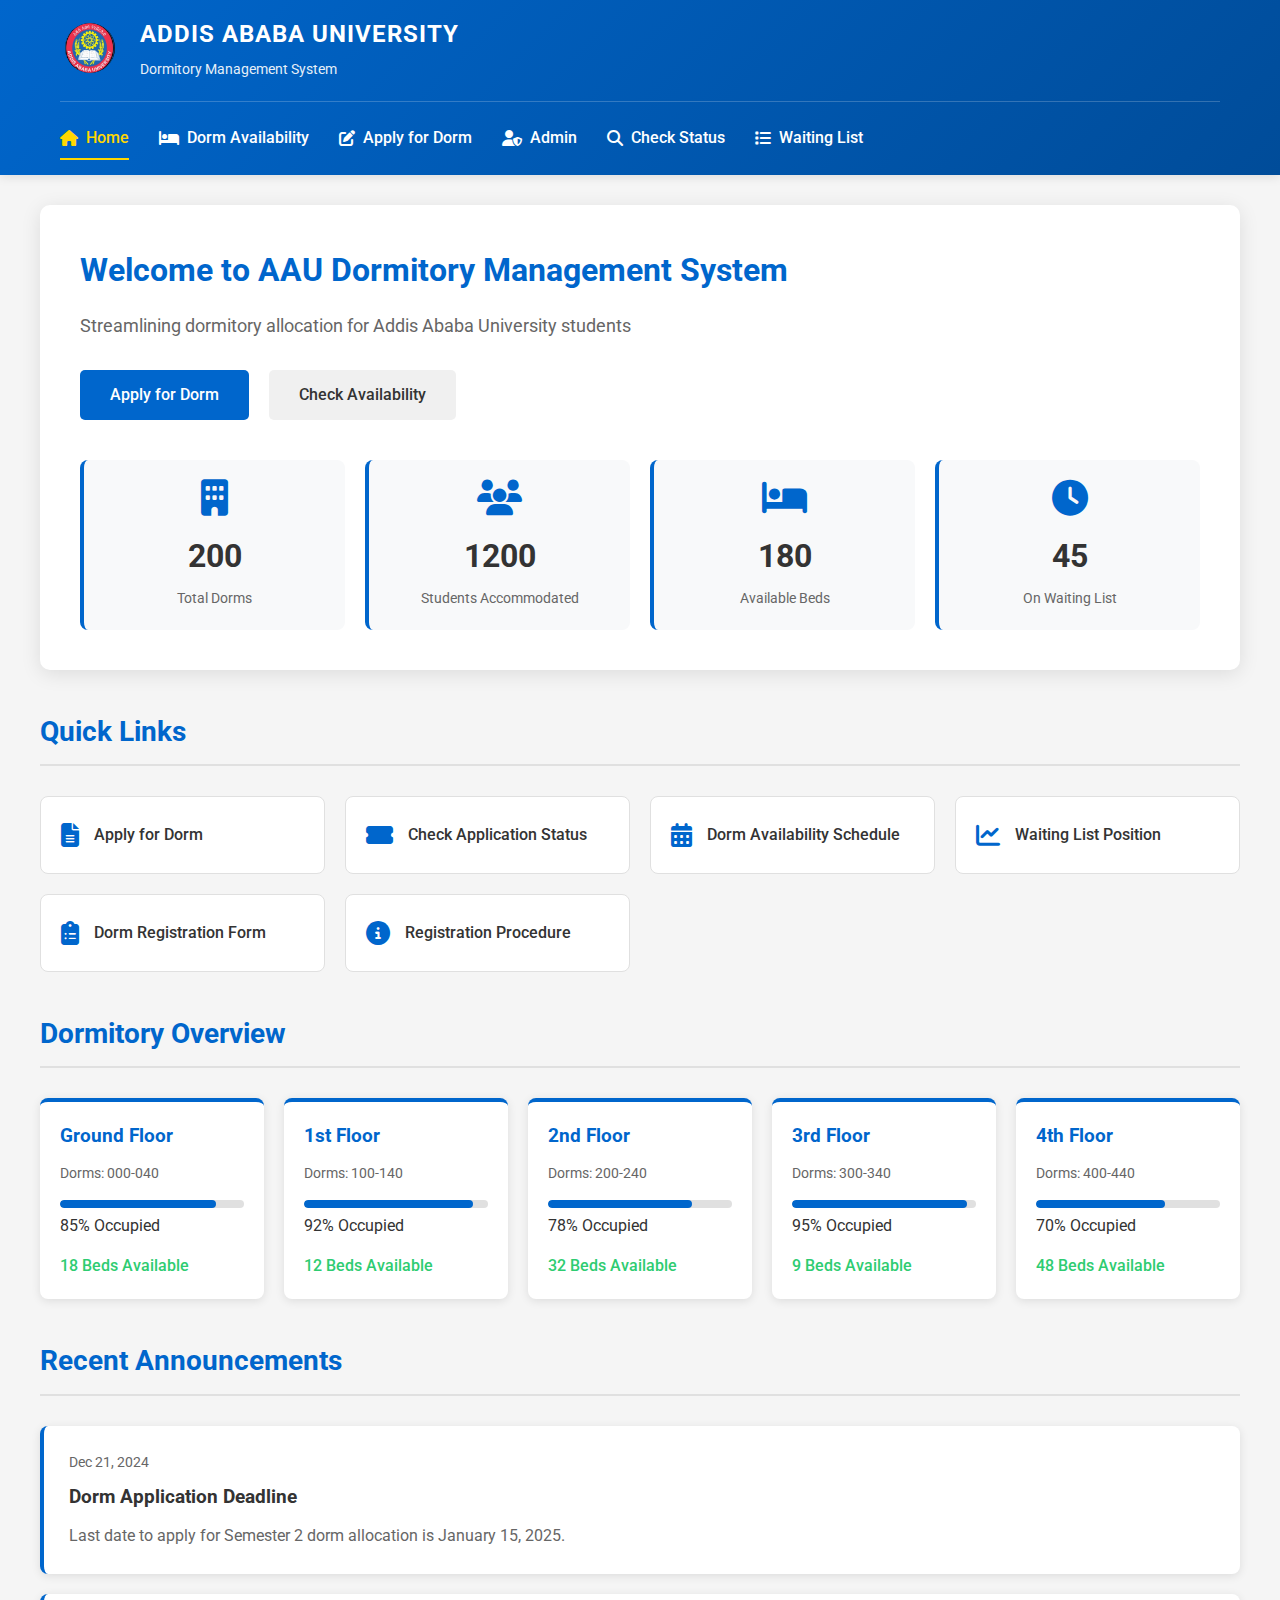
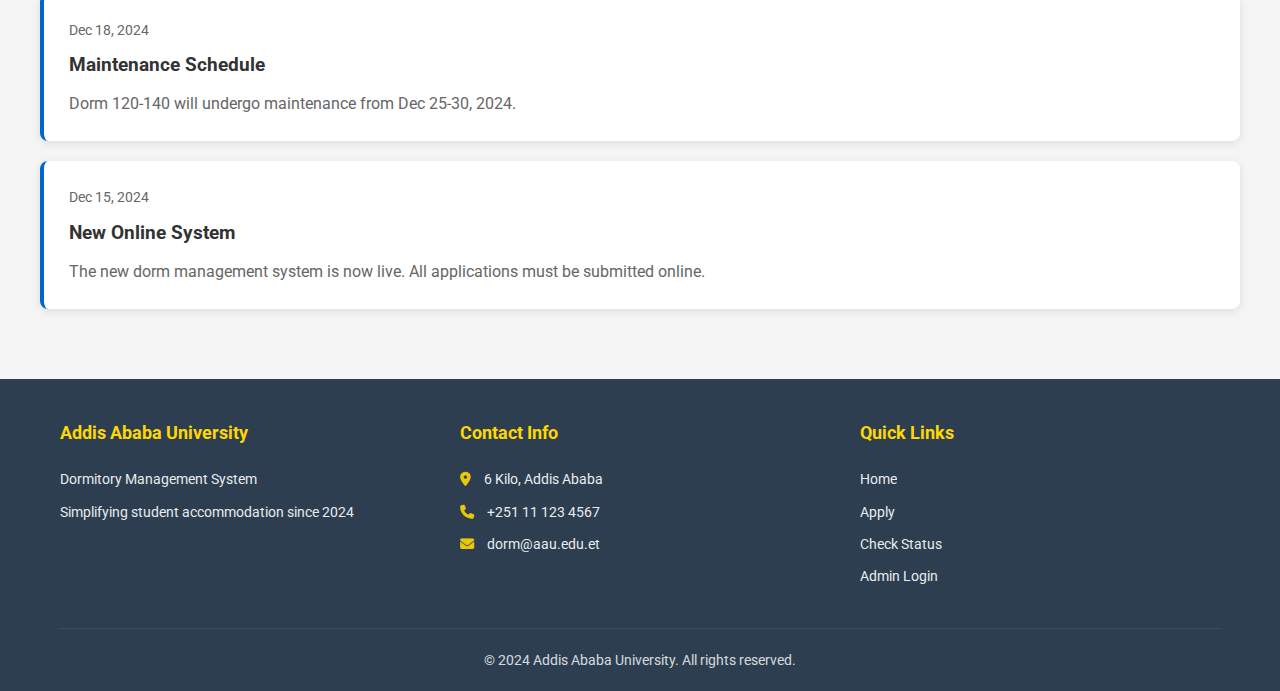
<file: index.html>
<!DOCTYPE html>
<html lang="en">
<head>
    <meta charset="UTF-8">
    <meta name="viewport" content="width=device-width, initial-scale=1.0">
    <title>Addis Ababa University - Dorm Management System</title>
    <link rel="stylesheet" href="styles.css">
    <link rel="stylesheet" href="https://cdnjs.cloudflare.com/ajax/libs/font-awesome/6.4.0/css/all.min.css">
    <link href="https://fonts.googleapis.com/css2?family=Roboto:wght@300;400;500;700&display=swap" rel="stylesheet">
    <link rel="stylesheet" href="https://cdnjs.cloudflare.com/ajax/libs/font-awesome/6.4.0/css/all.min.css">
</head>
<body>
    <!-- Header/Navigation -->
    <header class="header">
        <div class="top-bar">
            <div class="container">
                <div class="university-info">
                    <img src="assets/images/aau logo 1.jpg"
                         alt="AAU Logo" class="logo">
                    <div class="university-name">
                        <h1>ADDIS ABABA UNIVERSITY</h1>
                        <p class="university-subtitle">Dormitory Management System</p>
                    </div>
                </div>
                <nav class="main-nav">
                    <ul>
                        <li><a href="index.html" class="active"><i class="fas fa-home"></i> Home</a></li>
                        <li><a href="dorm-availability.html"><i class="fas fa-bed"></i> Dorm Availability</a></li>
                        <li><a href="apply.html"><i class="fas fa-edit"></i> Apply for Dorm</a></li>
                        <li><a href="admin.html"><i class="fas fa-user-shield"></i> Admin</a></li>
                        <li><a href="status.html"><i class="fas fa-search"></i> Check Status</a></li>
                        <li><a href="waiting-list.html"><i class="fas fa-list"></i> Waiting List</a></li>
                    </ul>
                </nav>
            </div>
        </div>
    </header>

    <!-- Main Content -->
    <main class="container main-content">
        <!-- Hero Section -->
        <section class="hero">
            <div class="hero-content">
                <h2>Welcome to AAU Dormitory Management System</h2>
                <p>Streamlining dormitory allocation for Addis Ababa University students</p>
                <div class="hero-buttons">
                    <a href="apply.html" class="btn btn-primary">Apply for Dorm</a>
                    <a href="dorm-availability.html" class="btn btn-secondary">Check Availability</a>
                </div>
            </div>
            <div class="hero-stats">
                <div class="stat-card">
                    <i class="fas fa-building"></i>
                    <h3>200</h3>
                    <p>Total Dorms</p>
                </div>
                <div class="stat-card">
                    <i class="fas fa-users"></i>
                    <h3>1200</h3>
                    <p>Students Accommodated</p>
                </div>
                <div class="stat-card">
                    <i class="fas fa-bed"></i>
                    <h3>180</h3>
                    <p>Available Beds</p>
                </div>
                <div class="stat-card">
                    <i class="fas fa-clock"></i>
                    <h3>45</h3>
                    <p>On Waiting List</p>
                </div>
            </div>
        </section>
        <!-- Quick Links Section -->
        <section class="quick-links-section">
            <h2 class="section-title">Quick Links</h2>
            <div class="quick-links">
                <a href="apply.html" class="quick-link">
                    <i class="fas fa-file-alt"></i>
                    <span>Apply for Dorm</span>
                </a>
                <a href="status.html" class="quick-link">
                    <i class="fas fa-ticket-alt"></i>
                    <span>Check Application Status</span>
                </a>
                <a href="dorm-availability.html" class="quick-link">
                    <i class="fas fa-calendar-alt"></i>
                    <span>Dorm Availability Schedule</span>
                </a>
                <a href="waiting-list.html" class="quick-link">
                    <i class="fas fa-chart-line"></i>
                    <span>Waiting List Position</span>
                </a>
                <a href="admin.html" class="quick-link">
                    <i class="fas fa-clipboard-list"></i>
                    <span>Dorm Registration Form</span>
                </a>
                <a href="guide.html" class="quick-link">
                    <i class="fas fa-info-circle"></i>
                    <span>Registration Procedure</span>
                </a>
            </div>
        </section>

        <!-- Dorm Overview -->
        <section class="dorm-overview">
            <h2 class="section-title">Dormitory Overview</h2>
            <div class="floors-container">
                <!-- Floor 0 (Ground) -->
                <div class="floor-card">
                    <h3>Ground Floor</h3>
                    <p class="floor-range">Dorms: 000-040</p>
                    <div class="occupancy">
                        <div class="progress-bar">
                            <div class="progress-fill" style="width: 85%"></div>
                        </div>
                        <span>85% Occupied</span>
                    </div>
                    <p class="available-beds">18 Beds Available</p>
                </div>
                <!-- Floor 1 -->
                <div class="floor-card">
                    <h3>1st Floor</h3>
                    <p class="floor-range">Dorms: 100-140</p>
                    <div class="occupancy">
                        <div class="progress-bar">
                            <div class="progress-fill" style="width: 92%"></div>
                        </div>
                        <span>92% Occupied</span>
                    </div>
                    <p class="available-beds">12 Beds Available</p>
                </div>
                <!-- Floor 2 -->
                <div class="floor-card">
                    <h3>2nd Floor</h3>
                    <p class="floor-range">Dorms: 200-240</p>
                    <div class="occupancy">
                        <div class="progress-bar">
                            <div class="progress-fill" style="width: 78%"></div>
                        </div>
                        <span>78% Occupied</span>
                    </div>
                    <p class="available-beds">32 Beds Available</p>
                </div>
                <!-- Floor 3 -->
                <div class="floor-card">
                    <h3>3rd Floor</h3>
                    <p class="floor-range">Dorms: 300-340</p>
                    <div class="occupancy">
                        <div class="progress-bar">
                            <div class="progress-fill" style="width: 95%"></div>
                        </div>
                        <span>95% Occupied</span>
                    </div>
                    <p class="available-beds">9 Beds Available</p>
                </div>
                <!-- Floor 4 -->
                <div class="floor-card">
                  <h3>4th Floor</h3>
                    <p class="floor-range">Dorms: 400-440</p>
                    <div class="occupancy">
                        <div class="progress-bar">
                            <div class="progress-fill" style="width: 70%"></div>
                        </div>
                        <span>70% Occupied</span>
                    </div>
                    <p class="available-beds">48 Beds Available</p>
                </div>
            </div>
        </section>

        <!-- Recent Announcements -->
        <section class="announcements">
            <h2 class="section-title">Recent Announcements</h2>
            <div class="announcement-list">
                <div class="announcement">
                    <div class="announcement-date">Dec 21, 2024</div>
                    <h3>Dorm Application Deadline</h3>
                    <p>Last date to apply for Semester 2 dorm allocation is January 15, 2025.</p>
                </div>
                <div class="announcement">
                    <div class="announcement-date">Dec 18, 2024</div>
                    <h3>Maintenance Schedule</h3>
                    <p>Dorm 120-140 will undergo maintenance from Dec 25-30, 2024.</p>
                </div>
                <div class="announcement">
                    <div class="announcement-date">Dec 15, 2024</div>
                    <h3>New Online System</h3>
                    <p>The new dorm management system is now live. All applications must be submitted online.</p>
                </div>
            </div>
        </section>
    </main>

    <!-- Footer -->
    <footer class="footer">
        <div class="container">
            <div class="footer-content">
                <div class="footer-section">
                    <h3>Addis Ababa University</h3>
                    <p>Dormitory Management System</p>
                    <p>Simplifying student accommodation since 2024</p>
                </div>
                <div class="footer-section">
                    <h3>Contact Info</h3>
                    <p><i class="fas fa-map-marker-alt"></i> 6 Kilo, Addis Ababa</p>
                    <p><i class="fas fa-phone"></i> +251 11 123 4567</p>
                    <p><i class="fas fa-envelope"></i> dorm@aau.edu.et</p>
                </div>
                <div class="footer-section">
                    <h3>Quick Links</h3>
                    <a href="index.html">Home</a>
                    <a href="apply.html">Apply</a>
                    <a href="status.html">Check Status</a>
                    <a href="admin.html">Admin Login</a>
                </div>
            </div>
            <div class="footer-bottom">
                <p>&copy; 2024 Addis Ababa University. All rights reserved.</p>
            </div>
        </div>
    </footer>

    <script src="script.js"></script>
</body>
</html>
</file>
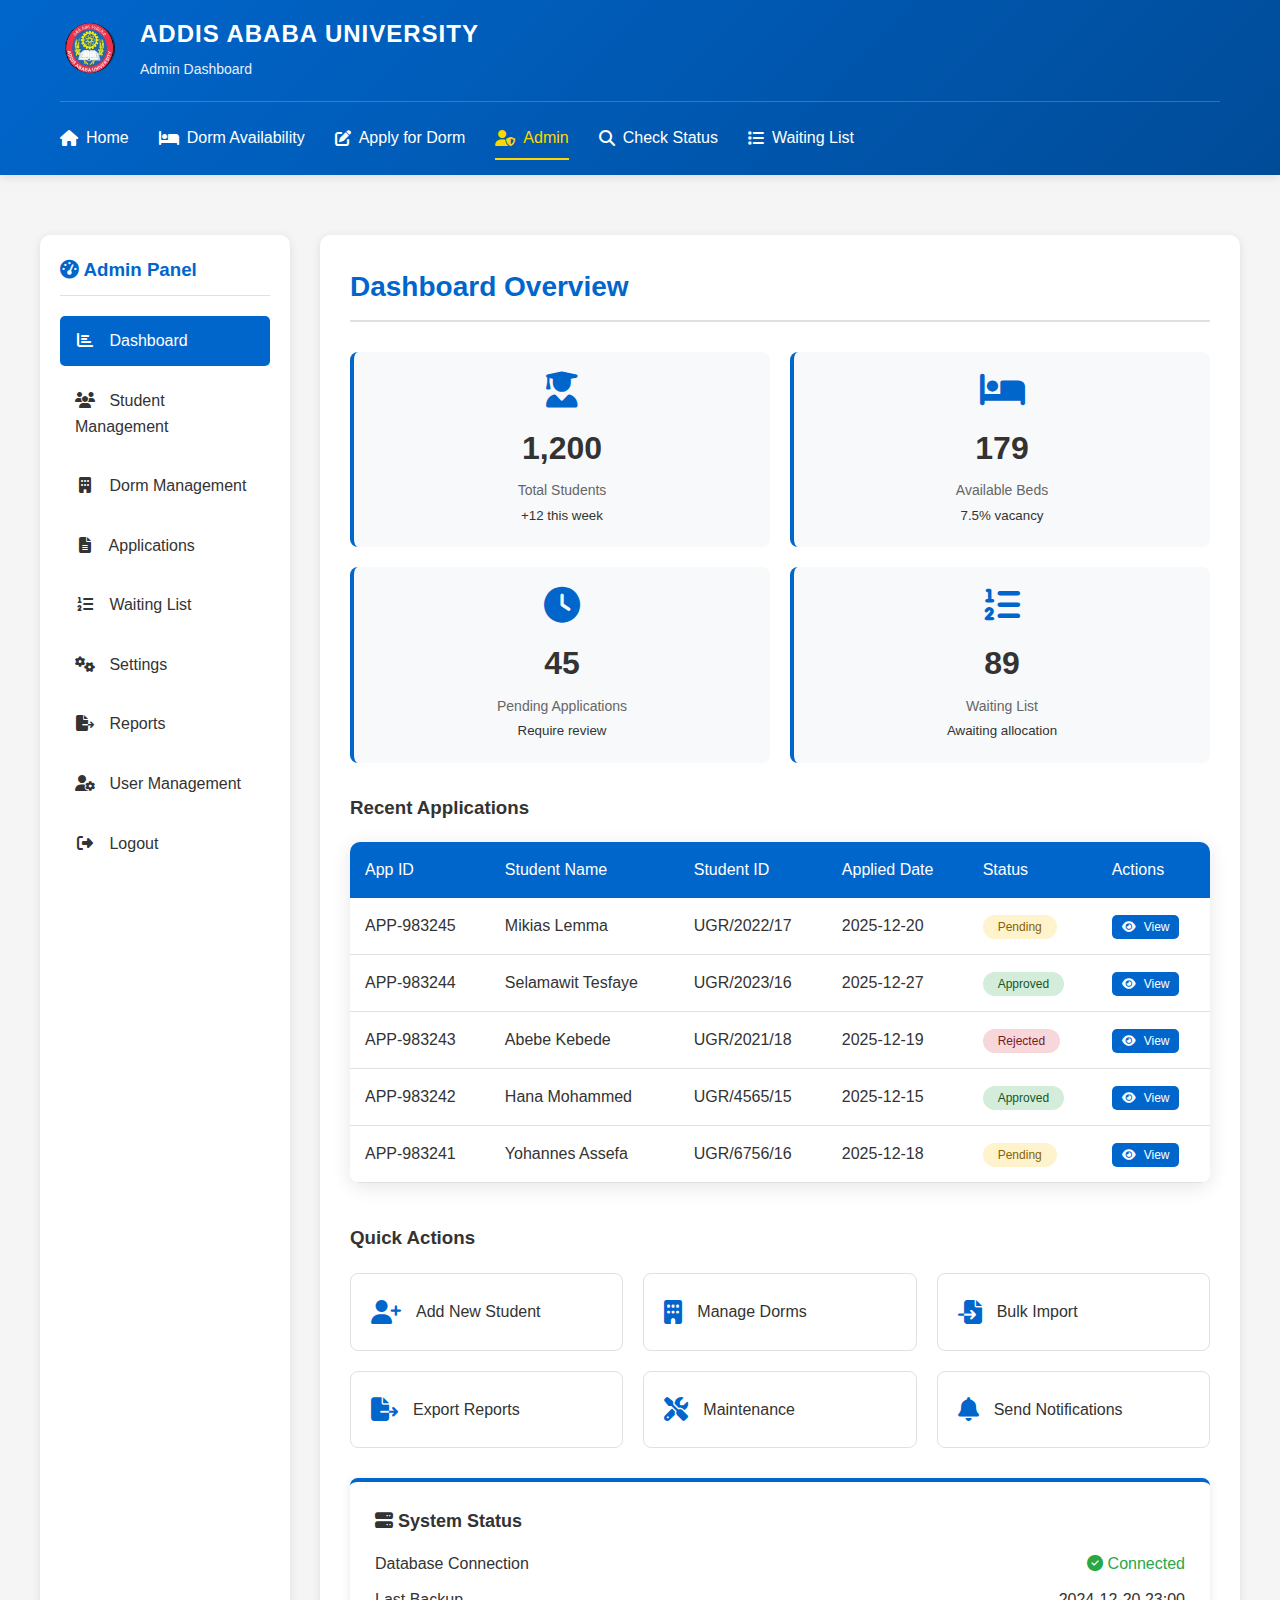
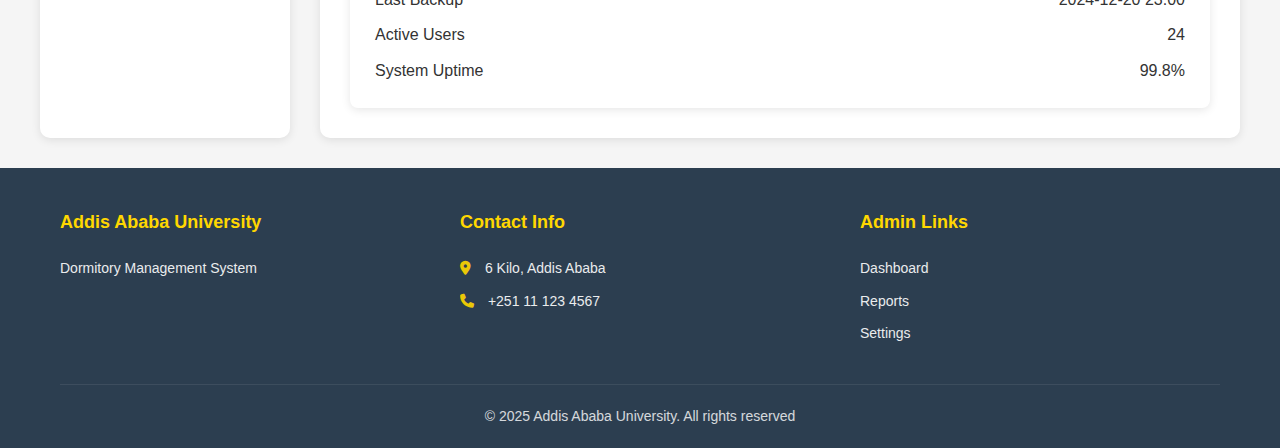
<file: admin.html>
<!DOCTYPE html>
<html lang="en">
<head>
    <meta charset="UTF-8">
    <meta name="viewport" content="width=device-width, initial-scale=1.0">
    <title>Admin Dashboard - AAU Dorm Management</title>
    <link rel="stylesheet" href="styles.css">
    <link rel="stylesheet" href="https://cdnjs.cloudflare.com/ajax/libs/font-awesome/6.4.0/css/all.min.css">
</head>
<body>
    <header class="header">
        <div class="top-bar">
            <div class="container">
                <div class="university-info">
                    <img src="assets/images/aau logo 1.jpg" 
                         alt="AAU Logo" class="logo">
                    <div class="university-name">
                        <h1>ADDIS ABABA UNIVERSITY</h1>
                        <p class="university-subtitle">Admin Dashboard</p>
                    </div>
                </div>
                <nav class="main-nav">
                    <ul>
                        <li><a href="index.html"><i class="fas fa-home"></i> Home</a></li>
                        <li><a href="dorm-availability.html"><i class="fas fa-bed"></i> Dorm Availability</a></li>
                        <li><a href="apply.html"><i class="fas fa-edit"></i> Apply for Dorm</a></li>
                        <li><a href="admin.html" class="active"><i class="fas fa-user-shield"></i> Admin</a></li>
                        <li><a href="status.html"><i class="fas fa-search"></i> Check Status</a></li>
                        <li><a href="waiting-list.html"><i class="fas fa-list"></i> Waiting List</a></li>
                    </ul>
                </nav>
            </div>
        </div>
    </header>

    <main class="container main-content">
        <div class="admin-dashboard">
            <!-- Admin Sidebar -->
            <div class="admin-sidebar">
                <h3><i class="fas fa-tachometer-alt"></i> Admin Panel</h3>
                <div class="admin-nav">
                    <ul>
                        <li><a href="#" class="active"><i class="fas fa-chart-bar"></i> Dashboard</a></li>
                        <li><a href="#"><i class="fas fa-users"></i> Student Management</a></li>
                        <li><a href="#"><i class="fas fa-building"></i> Dorm Management</a></li>
                        <li><a href="#"><i class="fas fa-file-alt"></i> Applications</a></li>
                        <li><a href="#"><i class="fas fa-list-ol"></i> Waiting List</a></li>
                        <li><a href="#"><i class="fas fa-cogs"></i> Settings</a></li>
                        <li><a href="#"><i class="fas fa-file-export"></i> Reports</a></li>
                        <li><a href="#"><i class="fas fa-user-cog"></i> User Management</a></li>
                        <li><a href="index.html"><i class="fas fa-sign-out-alt"></i> Logout</a></li>
                    </ul>
                </div>
            </div>

            <!-- Admin Content -->
            <div class="admin-content">
                <h2 class="section-title">Dashboard Overview</h2>
                
                <!-- Statistics Cards -->
                <div class="cards-grid">
                    <div class="stat-card">
                        <i class="fas fa-user-graduate"></i>
                        <h3>1,200</h3>
                        <p>Total Students</p>
                        <small>+12 this week</small>
                        </div>
                    <div class="stat-card">
                        <i class="fas fa-bed"></i>
                        <h3>179</h3>
                        <p>Available Beds</p>
                        <small>7.5% vacancy</small>
                    </div>
                    <div class="stat-card">
                        <i class="fas fa-clock"></i>
                        <h3>45</h3>
                        <p>Pending Applications</p>
                        <small>Require review</small>
                    </div>
                    <div class="stat-card">
                        <i class="fas fa-list-ol"></i>
                        <h3>89</h3>
                        <p>Waiting List</p>
                        <small>Awaiting allocation</small>
                    </div>
                </div>

                <!-- Recent Applications -->
                <h3 style="margin: 30px 0 20px; color: #333;">Recent Applications</h3>
                <div class="table-container">
                    <div class="table-responsive">
                        <table class="data-table">
                            <thead>
                                <tr>
                                    <th>App ID</th>
                                    <th>Student Name</th>
                                    <th>Student ID</th>
                                    <th>Applied Date</th>
                                    <th>Status</th>
                                    <th>Actions</th>
                                </tr>
                            </thead>
                            <tbody>
                                <tr>
                                    <td>APP-983245</td>
                                    <td>Mikias Lemma</td>
                                    <td>UGR/2022/17</td>
                                    <td>2025-12-20</td>
                                    <td><span class="status-badge status-waiting">Pending</span></td>
                                    <td>
                                        <button class="btn btn-primary" style="padding: 5px 10px; font-size: 12px;">
                                            <i class="fas fa-eye"></i> View
                                        </button>
                                    </td>
                                </tr>
                                <tr>
                                    <td>APP-983244</td>
                                    <td>Selamawit Tesfaye</td>
                                    <td>UGR/2023/16</td>
                                    <td>2025-12-27</td>
                                    <td><span class="status-badge status-available">Approved</span></td>
                                    <td>
                                        <button class="btn btn-primary" style="padding: 5px 10px; font-size: 12px;">
                                            <i class="fas fa-eye"></i> View
                                        </button>
                                    </td>
                                </tr>
                                <tr>
                                    <td>APP-983243</td>
                                    <td>Abebe Kebede</td>
                                    <td>UGR/2021/18</td>
                                    <td>2025-12-19</td>
                                    <td><span class="status-badge status-full">Rejected</span></td>
                                    <td>
                                        <button class="btn btn-primary" style="padding: 5px 10px; font-size: 12px;">
                                            <i class="fas fa-eye"></i> View
                                        </button>
                                    </td>
                                </tr>
                                <tr>
                                    <td>APP-983242</td>
                                    <td>Hana Mohammed</td>
                                    <td>UGR/4565/15</td>
                                    <td>2025-12-15</td>
                                    <td><span class="status-badge status-available">Approved</span></td>
                                    <td>
                                        <button class="btn btn-primary" style="padding: 5px 10px; font-size: 12px;">
                                            <i class="fas fa-eye"></i> View
                                        </button>
                                    </td>
                                </tr>
                                <tr>
                                    <td>APP-983241</td>
                                    <td>Yohannes Assefa</td>
                                    <td>UGR/6756/16</td>
                                    <td>2025-12-18</td>
                                    <td><span class="status-badge status-waiting">Pending</span></td>
                                    <td>
                                        <button class="btn btn-primary" style="padding: 5px 10px; font-size: 12px;">
                                            <i class="fas fa-eye"></i> View
                                        </button>
                                    </td>
                                </tr>
                            </tbody>
                        </table>
                    </div>
                </div>

                <!-- Quick Actions -->
                <h3 style="margin: 30px 0 20px; color: #333;">Quick Actions</h3>
                <div class="quick-links">
                    <a href="#" class="quick-link">
                        <i class="fas fa-user-plus"></i>
                        <span>Add New Student</span>
                    </a>
                    <a href="#" class="quick-link">
                        <i class="fas fa-building"></i>
                        <span>Manage Dorms</span>
                    </a>
                    <a href="#" class="quick-link">
                        <i class="fas fa-file-import"></i>
                        <span>Bulk Import</span>
                    </a>
                    <a href="#" class="quick-link">
                        <i class="fas fa-file-export"></i>
                        <span>Export Reports</span>
                    </a>
                    <a href="#" class="quick-link">
                        <i class="fas fa-tools"></i>
                        <span>Maintenance</span>
                    </a>
                    <a href="#" class="quick-link">
                        <i class="fas fa-bell"></i>
                        <span>Send Notifications</span>
                    </a>
                </div>

                <!-- System Status -->
                <div class="info-card" style="margin-top: 30px;">
                    <h3><i class="fas fa-server"></i> System Status</h3>
                    <div style="margin-top: 15px;">
                        <div style="display: flex; justify-content: space-between; margin-bottom: 10px;">
                            <span>Database Connection</span>
                            <span style="color: #28a745;"><i class="fas fa-check-circle"></i> Connected</span>
                        </div>
                        <div style="display: flex; justify-content: space-between; margin-bottom: 10px;">
                            <span>Last Backup</span>
                            <span>2024-12-20 23:00</span>
                        </div>
                        <div style="display: flex; justify-content: space-between; margin-bottom: 10px;">
                            <span>Active Users</span>
                            <span>24</span>
                        </div>
                        <div style="display: flex; justify-content: space-between;">
                            <span>System Uptime</span>
                            <span>99.8%</span>
                        </div>
                    </div>
                </div>
            </div>
        </div>
    </main>

    <footer class="footer">
        <div class="container">
            <div class="footer-content">
                <div class="footer-section">
                    <h3>Addis Ababa University</h3>
                    <p>Dormitory Management System</p>
                </div>
                <div class="footer-section">
                    <h3>Contact Info</h3>
                    <p><i class="fas fa-map-marker-alt"></i> 6 Kilo, Addis Ababa</p>
                    <p><i class="fas fa-phone"></i> +251 11 123 4567</p>
                </div>
                <div class="footer-section">
                    <h3>Admin Links</h3>
                    <a href="#">Dashboard</a>
                    <a href="#">Reports</a>
                    <a href="#">Settings</a>
                </div>
            </div>
            <div class="footer-bottom">
                <p>&copy; 2025 Addis Ababa University. All rights reserved</p>
            </div>
        </div>
    </footer>
</body>
</html>
</file>
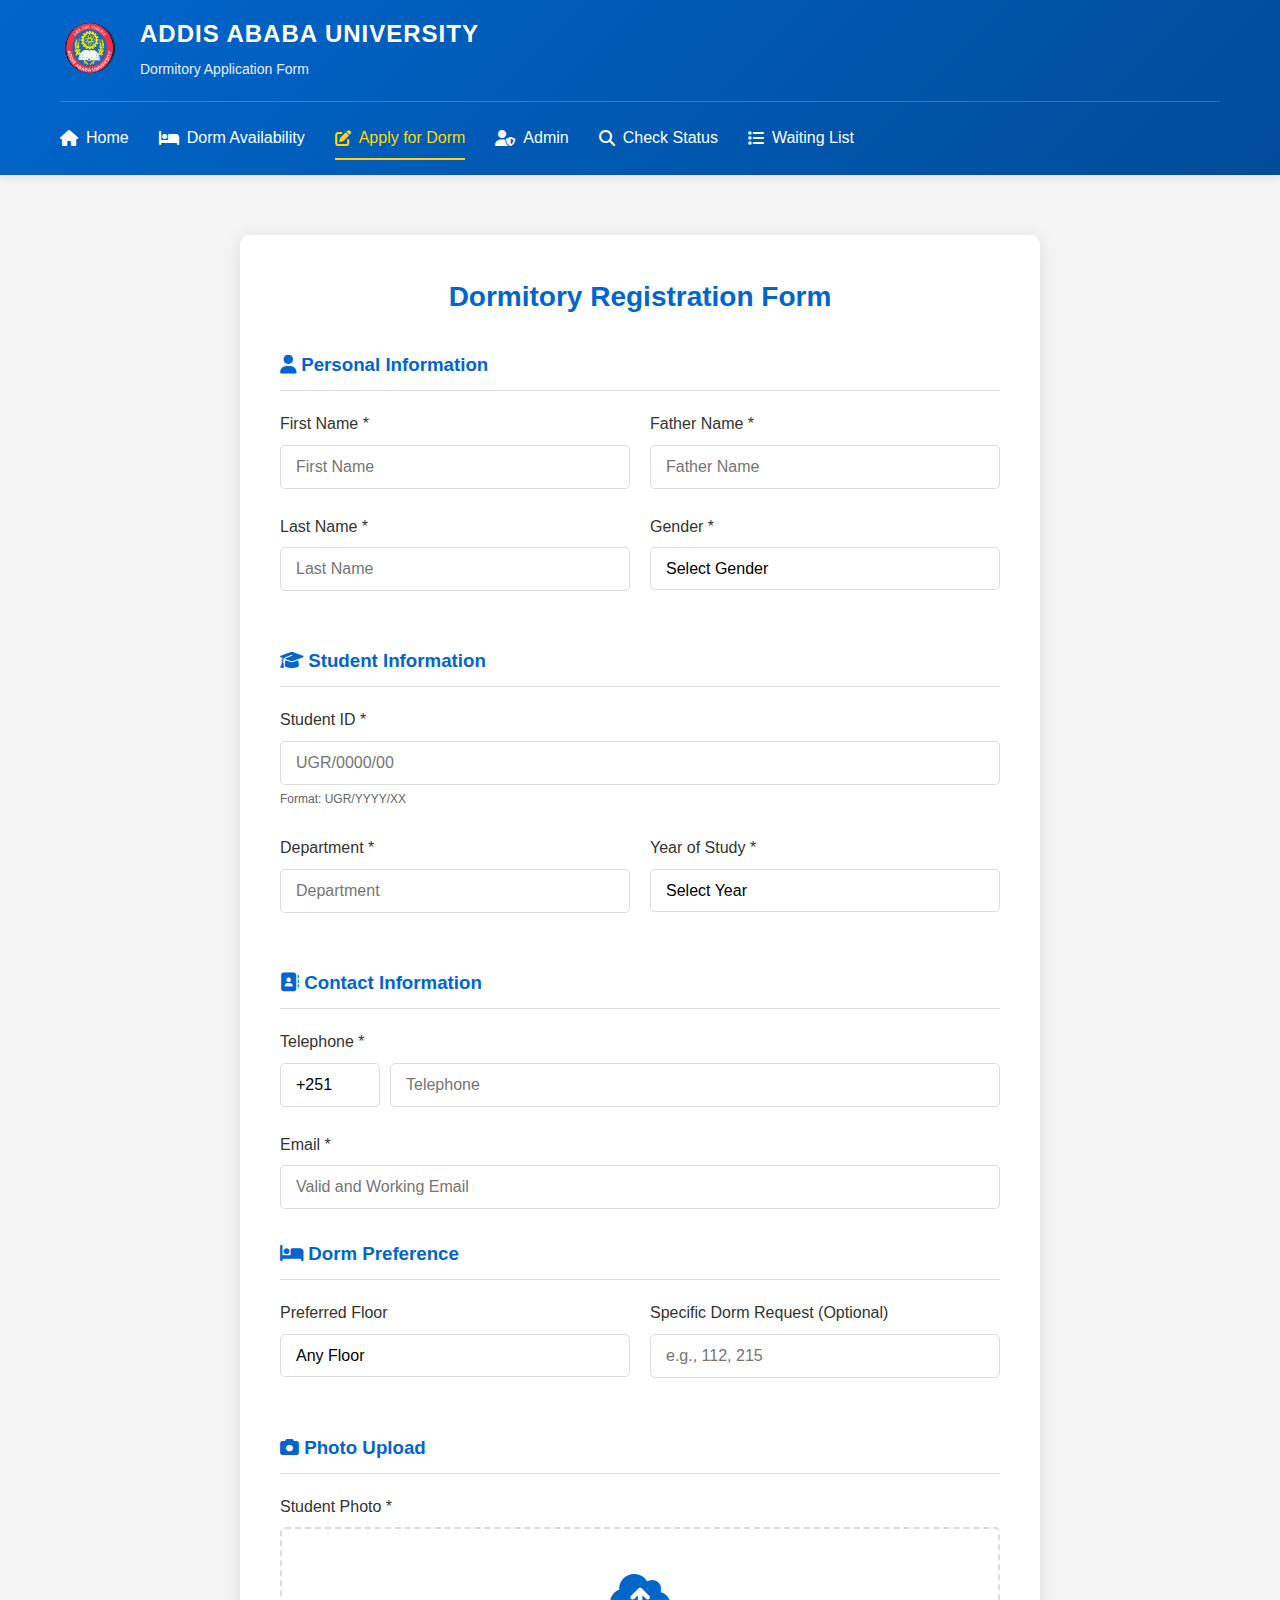
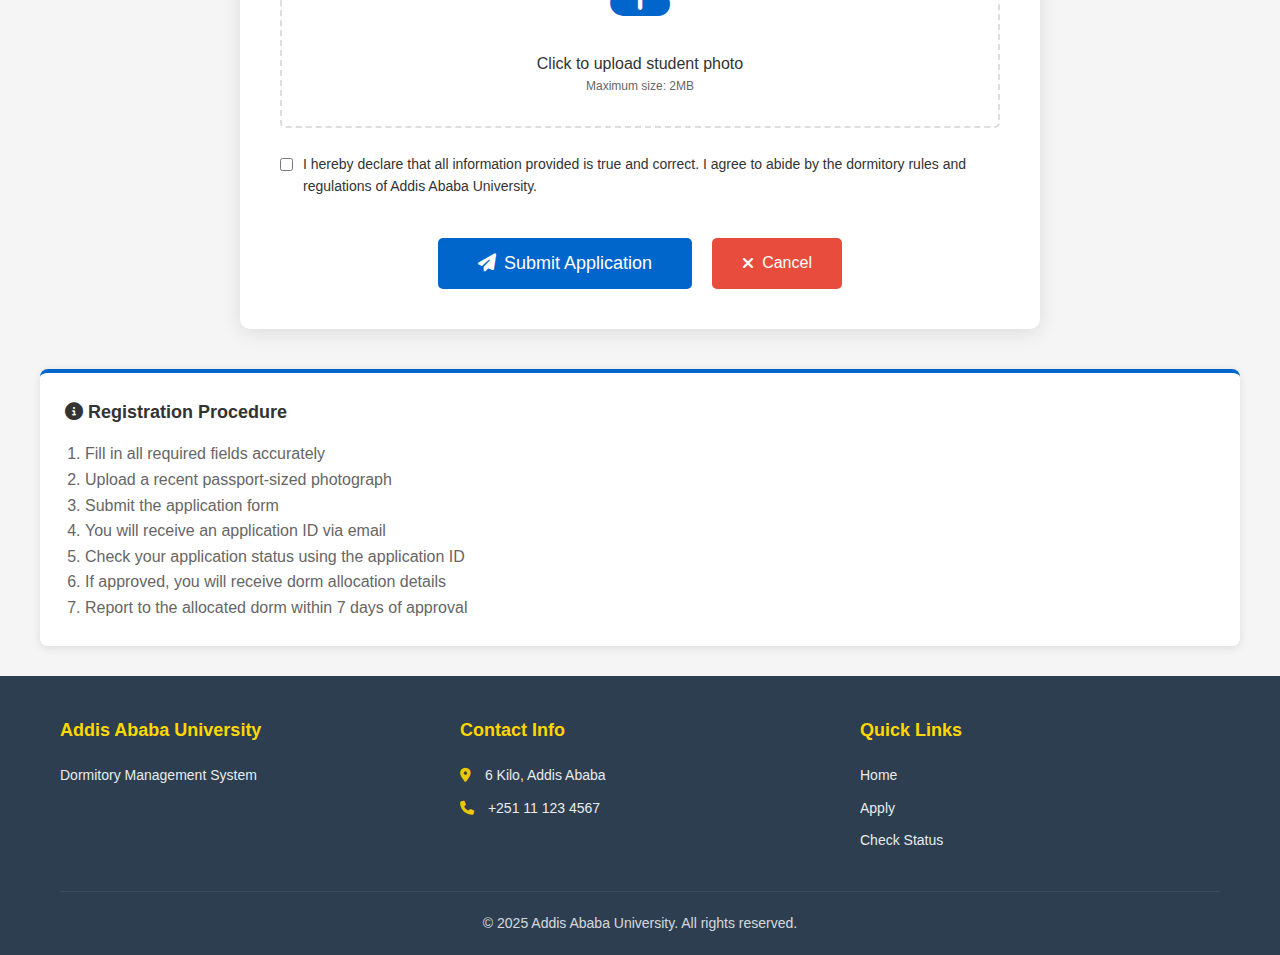
<file: apply.html>
<!DOCTYPE html>
<html lang="en">
<head>
    <meta charset="UTF-8">
    <meta name="viewport" content="width=device-width, initial-scale=1.0">
    <title>Apply for Dorm - AAU Dorm Management</title>
    <link rel="stylesheet" href="styles.css">
    <link rel="stylesheet" href="https://cdnjs.cloudflare.com/ajax/libs/font-awesome/6.4.0/css/all.min.css">
</head>
<body>
    <header class="header">
        <div class="top-bar">
            <div class="container">
                <div class="university-info">
                    <img src="assets/images/aau logo 1.jpg"
                         alt="AAU Logo" class="logo">
                    <div class="university-name">
                        <h1>ADDIS ABABA UNIVERSITY</h1>
                        <p class="university-subtitle">Dormitory Application Form</p>
                    </div>
                </div>
                <nav class="main-nav">
                    <ul>
                        <li><a href="index.html"><i class="fas fa-home"></i> Home</a></li>
                        <li><a href="dorm-availability.html"><i class="fas fa-bed"></i> Dorm Availability</a></li>
                        <li><a href="apply.html" class="active"><i class="fas fa-edit"></i> Apply for Dorm</a></li>
                        <li><a href="admin.html"><i class="fas fa-user-shield"></i> Admin</a></li>
                        <li><a href="status.html"><i class="fas fa-search"></i> Check Status</a></li>
                        <li><a href="waiting-list.html"><i class="fas fa-list"></i> Waiting List</a></li>
                    </ul>
                </nav>
            </div>
        </div>
    </header>

    <main class="container main-content">
        <div class="form-container">
            <h1 class="form-title">Dormitory Registration Form</h1>
            
            <div class="alert alert-success" id="successMessage" style="display: none;">
                <i class="fas fa-check-circle"></i> Application submitted successfully!
            </div>
            
            <div class="alert alert-error" id="errorMessage" style="display: none;">
                <i class="fas fa-exclamation-circle"></i> Please fill all required fields correctly.
            </div>

            <form id="dormApplicationForm">
                <!-- Personal Information -->
                <h3 style="color: #0066CC; margin: 30px 0 20px; padding-bottom: 10px; border-bottom: 1px solid #e0e0e0;">
                    <i class="fas fa-user"></i> Personal Information
                </h3>
                
                <div class="form-row">
                    <div class="form-group">
                        <label class="form-label" for="firstName">First Name *</label>
                        <input type="text" id="firstName" class="form-input" placeholder="First Name" required>
                    </div>
                    <div class="form-group">
                        <label class="form-label" for="fatherName">Father Name *</label>
                        <input type="text" id="fatherName" class="form-input" placeholder="Father Name" required>
                    </div>
                </div>

                <div class="form-row">
                    <div class="form-group">
                        <label class="form-label" for="lastName">Last Name *</label>
                        <input type="text" id="lastName" class="form-input" placeholder="Last Name" required>
                        </div>
                    <div class="form-group">
                        <label class="form-label" for="gender">Gender *</label>
                        <select id="gender" class="form-input" required>
                            <option value="">Select Gender</option>
                            <option value="Male">Male</option>
                            <option value="Female">Female</option>
                        </select>
                    </div>
                </div>

                <!-- Student Information -->
                <h3 style="color: #0066CC; margin: 30px 0 20px; padding-bottom: 10px; border-bottom: 1px solid #e0e0e0;">
                    <i class="fas fa-graduation-cap"></i> Student Information
                </h3>

                <div class="form-group">
                    <label class="form-label" for="studentId">Student ID *</label>
                    <input type="text" id="studentId" class="form-input" placeholder="UGR/0000/00" required>
                    <small style="color: #666; font-size: 12px;">Format: UGR/YYYY/XX</small>
                </div>

                <div class="form-row">
                    <div class="form-group">
                        <label class="form-label" for="department">Department *</label>
                        <input type="text" id="department" class="form-input" placeholder="Department" required>
                    </div>
                    <div class="form-group">
                        <label class="form-label" for="yearOfStudy">Year of Study *</label>
                        <select id="yearOfStudy" class="form-input" required>
                            <option value="">Select Year</option>
                            <option value="1">1st Year</option>
                            <option value="2">2nd Year</option>
                            <option value="3">3rd Year</option>
                            <option value="4">4th Year</option>
                            <option value="5">5th Year</option>
                        </select>
                    </div>
                </div>

                <!-- Contact Information -->
                <h3 style="color: #0066CC; margin: 30px 0 20px; padding-bottom: 10px; border-bottom: 1px solid #e0e0e0;">
                    <i class="fas fa-address-book"></i> Contact Information
                </h3>

                <div class="form-group">
                    <label class="form-label" for="telephone">Telephone *</label>
                    <div style="display: flex; gap: 10px;">
                        <select id="countryCode" class="form-input" style="width: 100px;">
                            <option value="+251">+251</option>
                            <option value="+1">+1</option>
                            <option value="+44">+44</option>
                        </select>
                        <input type="tel" id="telephone" class="form-input" placeholder="Telephone" required style="flex: 1;">
                    </div>
                </div>

                <div class="form-group">
                    <label class="form-label" for="email">Email *</label>
                    <input type="email" id="email" class="form-input" placeholder="Valid and Working Email" required>
                </div>

                <!-- Dorm Preference -->
                <h3 style="color: #0066CC; margin: 30px 0 20px; padding-bottom: 10px; border-bottom: 1px solid #e0e0e0;">
                    <i class="fas fa-bed"></i> Dorm Preference
                </h3>

                <div class="form-row">
                    <div class="form-group">
                        <label class="form-label" for="preferredFloor">Preferred Floor</label>
                        <select id="preferredFloor" class="form-input">
                          <option value="">Any Floor</option>
                            <option value="0">Ground Floor</option>
                            <option value="1">1st Floor</option>
                            <option value="2">2nd Floor</option>
                            <option value="3">3rd Floor</option>
                            <option value="4">4th Floor</option>
                        </select>
                    </div>
                    <div class="form-group">
                        <label class="form-label" for="specificDorm">Specific Dorm Request (Optional)</label>
                        <input type="text" id="specificDorm" class="form-input" placeholder="e.g., 112, 215">
                    </div>
                </div>

                <!-- Photo Upload -->
                <h3 style="color: #0066CC; margin: 30px 0 20px; padding-bottom: 10px; border-bottom: 1px solid #e0e0e0;">
                    <i class="fas fa-camera"></i> Photo Upload
                </h3>

                <div class="form-group">
                    <label class="form-label">Student Photo *</label>
                    <div class="photo-upload" onclick="document.getElementById('photoInput').click()">
                        <img id="photoPreview" class="photo-preview" alt="Preview">
                        <div id="uploadArea">
                            <div class="upload-icon">
                                <i class="fas fa-cloud-upload-alt"></i>
                            </div>
                            <p>Click to upload student photo</p>
                            <p style="font-size: 12px; color: #666;">Maximum size: 2MB</p>
                        </div>
                    </div>
                    <input type="file" id="photoInput" accept="image/*" style="display: none;" onchange="previewPhoto(event)" required>
                </div>

                <!-- Terms and Conditions -->
                <div class="form-group">
                    <div style="display: flex; align-items: start; gap: 10px; margin: 20px 0;">
                        <input type="checkbox" id="terms" required style="margin-top: 5px;">
                        <label for="terms" style="font-size: 14px;">
                            I hereby declare that all information provided is true and correct. 
                            I agree to abide by the dormitory rules and regulations of Addis Ababa University.
                        </label>
                    </div>
                </div>

                <!-- Submit Button -->
                <div class="form-actions">
                    <button type="submit" class="btn btn-submit">
                        <i class="fas fa-paper-plane"></i> Submit Application
                    </button>
                    <button type="reset" class="btn btn-cancel">
                        <i class="fas fa-times"></i> Cancel
                    </button>
                </div>
            </form>
        </div>

        <!-- Registration Procedure -->
        <div class="info-card" style="margin-top: 40px;">
            <h3><i class="fas fa-info-circle"></i> Registration Procedure</h3>
            <ol style="margin: 15px 0 0 20px; color: #666;">
                <li>Fill in all required fields accurately</li>
                <li>Upload a recent passport-sized photograph</li>
                <li>Submit the application form</li>
                <li>You will receive an application ID via email</li>
                <li>Check your application status using the application ID</li>
                <li>If approved, you will receive dorm allocation details</li>
                <li>Report to the allocated dorm within 7 days of approval</li>
            </ol>
        </div>
    </main>

    <footer class="footer">
      <div class="container">
            <div class="footer-content">
                <div class="footer-section">
                    <h3>Addis Ababa University</h3>
                    <p>Dormitory Management System</p>
                </div>
                <div class="footer-section">
                    <h3>Contact Info</h3>
                    <p><i class="fas fa-map-marker-alt"></i> 6 Kilo, Addis Ababa</p>
                    <p><i class="fas fa-phone"></i> +251 11 123 4567</p>
                </div>
                <div class="footer-section">
                    <h3>Quick Links</h3>
                    <a href="index.html">Home</a>
                    <a href="apply.html">Apply</a>
                    <a href="status.html">Check Status</a>
                </div>
            </div>
            <div class="footer-bottom">
                <p>&copy; 2025 Addis Ababa University. All rights reserved.</p>
            </div>
        </div>
    </footer>

    <script>
        function previewPhoto(event) {
            const file = event.target.files[0];
            const preview = document.getElementById('photoPreview');
            const uploadArea = document.getElementById('uploadArea');
            
            if (file) {
                const reader = new FileReader();
                reader.onload = function(e) {
                    preview.src = e.target.result;
                    preview.style.display = 'block';
                    uploadArea.style.display = 'none';
                }
                reader.readAsDataURL(file);
            }
        }

        document.getElementById('dormApplicationForm').addEventListener('submit', function(e) {
            e.preventDefault();
            
            // Validate form
            const requiredFields = document.querySelectorAll('[required]');
            let isValid = true;
            
            requiredFields.forEach(field => {
                if (!field.value.trim()) {
                    isValid = false;
                    field.style.borderColor = '#dc3545';
                } else {
                    field.style.borderColor = '#ddd';
                }
            });

            // Validate student ID format
            const studentId = document.getElementById('studentId').value;
            const idPattern = /^UGR\/\d{4}\/\d{2}$/;
            if (!idPattern.test(studentId)) {
                isValid = false;
                document.getElementById('studentId').style.borderColor = '#dc3545';
                alert('Student ID must be in format: UGR/YYYY/XX');
            }

            if (isValid) {
                // Show success message
                document.getElementById('successMessage').style.display = 'block';
                document.getElementById('errorMessage').style.display = 'none';
                
                // Generate application ID
                const appId = 'APP-' + Date.now().toString().slice(-8);
                alert('Application submitted successfully!\nYour Application ID: ' + appId + '\nPlease save this ID for status checking.');
                
                // Reset form
                setTimeout(() => {
                    document.getElementById('dormApplicationForm').reset();
                    document.getElementById('photoPreview').style.display = 'none';
                    document.getElementById('uploadArea').style.display = 'block';
                    document.getElementById('successMessage').style.display = 'none';
                }, 3000);
            } else {
                document.getElementById('errorMessage').style.display = 'block';
                document.getElementById('successMessage').style.display = 'none';
            }
        });

        // Reset border color on input
        document.querySelectorAll('.form-input').forEach(input => {
            input.addEventListener('input', function() {
                this.style.borderColor = '#ddd';
            });
        });
    </script>
</body>
</html>
</file>
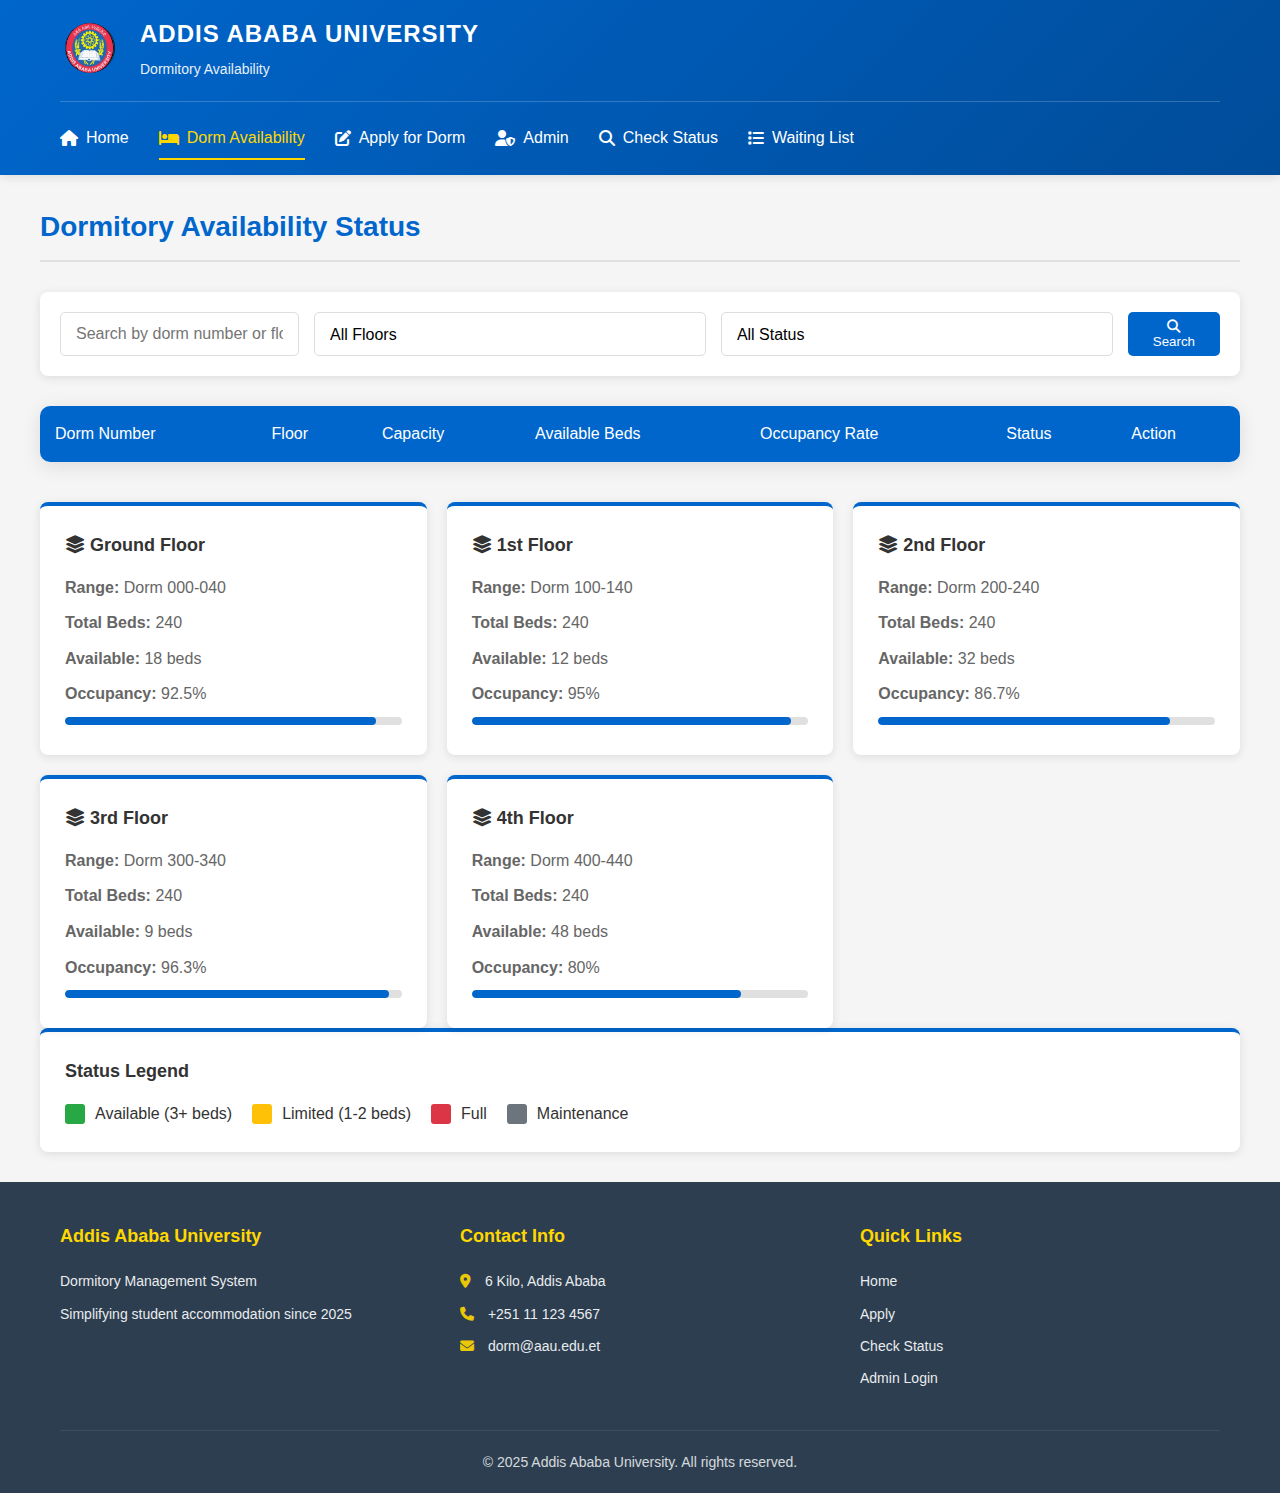
<file: dorm-availability.html>
<!DOCTYPE html>
<html lang="en">
<head>
    <meta charset="UTF-8">
    <meta name="viewport" content="width=device-width, initial-scale=1.0">
    <title>Dorm Availability - AAU Dorm Management</title>
    <link rel="stylesheet" href="styles.css">
    <link rel="stylesheet" href="https://cdnjs.cloudflare.com/ajax/libs/font-awesome/6.4.0/css/all.min.css">
</head>
<body>
    <header class="header">
        <div class="top-bar">
            <div class="container">
                <div class="university-info">
                    <img src="assets/images/aau logo 1.jpg"
                         alt="AAU Logo" class="logo">
                    <div class="university-name">
                        <h1>ADDIS ABABA UNIVERSITY</h1>
                        <p class="university-subtitle">Dormitory Availability</p>
                    </div>
                </div>
                <nav class="main-nav">
                    <ul>
                        <li><a href="index.html"><i class="fas fa-home"></i> Home</a></li>
                        <li><a href="dorm-availability.html" class="active"><i class="fas fa-bed"></i> Dorm Availability</a></li>
                        <li><a href="apply.html"><i class="fas fa-edit"></i> Apply for Dorm</a></li>
                        <li><a href="admin.html"><i class="fas fa-user-shield"></i> Admin</a></li>
                        <li><a href="status.html"><i class="fas fa-search"></i> Check Status</a></li>
                        <li><a href="waiting-list.html"><i class="fas fa-list"></i> Waiting List</a></li>
                    </ul>
                </nav>
            </div>
        </div>
    </header>

    <main class="container main-content">
        <h1 class="section-title">Dormitory Availability Status</h1>
        
        <!-- Search and Filter Section -->
        <div class="search-box">
            <div class="search-form">
                <input type="text" class="search-input" placeholder="Search by dorm number or floor...">
                <select class="form-input">
                    <option value="">All Floors</option>
                    <option value="0">Ground Floor (000-040)</option>
                    <option value="1">1st Floor (100-140)</option>
                    <option value="2">2nd Floor (200-240)</option>
                    <option value="3">3rd Floor (300-340)</option>
                    <option value="4">4th Floor (400-440)</option>
                </select>
                <select class="form-input">
                    <option value="">All Status</option>
                    <option value="available">Available</option>
                    <option value="full">Full</option>
                    <option value="maintenance">Under Maintenance</option>
                </select>
                <button class="search-btn"><i class="fas fa-search"></i> Search</button>
            </div>
        </div>

        <!-- Real-time Availability Table -->
        <div class="table-container">
            <div class="table-responsive">
                <table class="data-table">
                    <thead>
                        <tr>
                            <th>Dorm Number</th>
                            <th>Floor</th>
                            <th>Capacity</th>
                            <th>Available Beds</th>
                            <th>Occupancy Rate</th>
                            <th>Status</th>
                            <th>Action</th>
                        </tr>
                    </thead>
                    <tbody id="availabilityTable">
                        <!-- Data will be populated by JavaScript -->
                    </tbody>
                </table>
            </div>
        </div>

        <!-- Floor-wise Breakdown -->
        <div class="cards-grid">
            <div class="info-card">
                <h3><i class="fas fa-layer-group"></i> Ground Floor</h3>
                <p><strong>Range:</strong> Dorm 000-040</p>
                <p><strong>Total Beds:</strong> 240</p>
                <p><strong>Available:</strong> 18 beds</p>
                <p><strong>Occupancy:</strong> 92.5%</p>
                <div class="progress-bar">
                    <div class="progress-fill" style="width: 92.5%"></div>
                </div>
            </div>
            <div class="info-card">
                <h3><i class="fas fa-layer-group"></i> 1st Floor</h3>
                <p><strong>Range:</strong> Dorm 100-140</p>
                <p><strong>Total Beds:</strong> 240</p>
                <p><strong>Available:</strong> 12 beds</p>
                <p><strong>Occupancy:</strong> 95%</p>
                <div class="progress-bar">
                    <div class="progress-fill" style="width: 95%"></div>
                </div>
            </div>
            <div class="info-card">
                <h3><i class="fas fa-layer-group"></i> 2nd Floor</h3>
                <p><strong>Range:</strong> Dorm 200-240</p>
                <p><strong>Total Beds:</strong> 240</p>
                <p><strong>Available:</strong> 32 beds</p>
                <p><strong>Occupancy:</strong> 86.7%</p>
                <div class="progress-bar">
                    <div class="progress-fill" style="width: 86.7%"></div>
                </div>
            </div>
            <div class="info-card">
                <h3><i class="fas fa-layer-group"></i> 3rd Floor</h3>
                <p><strong>Range:</strong> Dorm 300-340</p>
                <p><strong>Total Beds:</strong> 240</p>
                <p><strong>Available:</strong> 9 beds</p>
                <p><strong>Occupancy:</strong> 96.3%</p>
                <div class="progress-bar">
                    <div class="progress-fill" style="width: 96.3%"></div>
                </div>
            </div>
            <div class="info-card">
                <h3><i class="fas fa-layer-group"></i> 4th Floor</h3>
                <p><strong>Range:</strong> Dorm 400-440</p>
                <p><strong>Total Beds:</strong> 240</p>
                <p><strong>Available:</strong> 48 beds</p>
                <p><strong>Occupancy:</strong> 80%</p>
                <div class="progress-bar">
                    <div class="progress-fill" style="width: 80%"></div>
                </div>
            </div>
        </div>

        <!-- Legend -->
        <div class="info-card">
            <h3>Status Legend</h3>
            <div style="display: flex; gap: 20px; margin-top: 15px; flex-wrap: wrap;">
                <div style="display: flex; align-items: center; gap: 10px;">
                    <div style="width: 20px; height: 20px; background: #28a745; border-radius: 3px;"></div>
                    <span>Available (3+ beds)</span>
                </div>
                <div style="display: flex; align-items: center; gap: 10px;">
                    <div style="width: 20px; height: 20px; background: #ffc107; border-radius: 3px;"></div>
                    <span>Limited (1-2 beds)</span>
                </div>
                <div style="display: flex; align-items: center; gap: 10px;">
                    <div style="width: 20px; height: 20px; background: #dc3545; border-radius: 3px;"></div>
                    <span>Full</span>
                </div>
                <div style="display: flex; align-items: center; gap: 10px;">
                    <div style="width: 20px; height: 20px; background: #6c757d; border-radius: 3px;"></div>
                    <span>Maintenance</span>
                </div>
            </div>
        </div>
    </main>

    <footer class="footer">
        <div class="container">
            <div class="footer-content">
                <div class="footer-section">
                    <h3>Addis Ababa University</h3>
                    <p>Dormitory Management System</p>
                    <p>Simplifying student accommodation since 2025</p>
                </div>
                <div class="footer-section">
                    <h3>Contact Info</h3>
                    <p><i class="fas fa-map-marker-alt"></i> 6 Kilo, Addis Ababa</p>
                    <p><i class="fas fa-phone"></i> +251 11 123 4567</p>
                    <p><i class="fas fa-envelope"></i> dorm@aau.edu.et</p>
                </div>
                <div class="footer-section">
                    <h3>Quick Links</h3>
                    <a href="index.html">Home</a>
                    <a href="apply.html">Apply</a>
                    <a href="status.html">Check Status</a>
                    <a href="admin.html">Admin Login</a>
                </div>
            </div>
            <div class="footer-bottom">
                <p>&copy; 2025 Addis Ababa University. All rights reserved.</p>
            </div>
        </div>
    </footer>

    <script>
        // Sample data for availability table
        const availabilityData = [
            { dorm: "012", floor: "Ground", capacity: 6, available: 3, status: "Available" },
            { dorm: "015", floor: "Ground", capacity: 6, available: 0, status: "Full" },
            { dorm: "018", floor: "Ground", capacity: 6, available: 2, status: "Limited" },
            { dorm: "025", floor: "Ground", capacity: 6, available: 6, status: "Available" },
            { dorm: "112", floor: "1st", capacity: 6, available: 1, status: "Limited" },
            { dorm: "115", floor: "1st", capacity: 6, available: 0, status: "Full" },
            { dorm: "118", floor: "1st", capacity: 6, available: 0, status: "Maintenance" },
            { dorm: "212", floor: "2nd", capacity: 6, available: 4, status: "Available" },
            { dorm: "215", floor: "2nd", capacity: 6, available: 0, status: "Full" },
            { dorm: "218", floor: "2nd", capacity: 6, available: 6, status: "Available" },
            { dorm: "312", floor: "3rd", capacity: 6, available: 0, status: "Full" },
            { dorm: "315", floor: "3rd", capacity: 6, available: 1, status: "Limited" },
            { dorm: "318", floor: "3rd", capacity: 6, available: 0, status: "Full" },
            { dorm: "412", floor: "4th", capacity: 6, available: 5, status: "Available" },
            { dorm: "415", floor: "4th", capacity: 6, available: 6, status: "Available" },
            { dorm: "418", floor: "4th", capacity: 6, available: 0, status: "Full" }
        ];

        function populateAvailabilityTable() {
            const tableBody = document.getElementById('availabilityTable');
            if (!tableBody) return;
            
            tableBody.innerHTML = '';

            availabilityData.forEach(item => {
                const occupancyRate = ((item.capacity - item.available) / item.capacity * 100).toFixed(1);
                let statusClass = '';
                
                switch(item.status) {
                    case 'Available': statusClass = 'status-available'; break;
                    case 'Full': statusClass = 'status-full'; break;
                    case 'Limited': statusClass = 'status-waiting'; break;
                    case 'Maintenance': statusClass = 'status-full'; break;
                }
                const row = 
                    <tr>
                        <td><strong>${item.dorm}</strong></td>
                        <td>${item.floor}</td>
                        <td>${item.capacity} beds</td>
                        <td>${item.available} beds</td>
                        <td>
                            <div class="progress-bar">
                                <div class="progress-fill" style="width: ${occupancyRate}%"></div>
                            </div>
                            ${occupancyRate}%
                        </td>
                        <td><span class="status-badge ${statusClass}">${item.status}</span></td>
                        <td>
                            ${item.available > 0 ? 
                                <a href="apply.html?dorm=${item.dorm}" class="btn btn-primary" style="padding: 5px 15px; font-size: 14px;">Apply</a> : 
                                <button class="btn btn-secondary" style="padding: 5px 15px; font-size: 14px;" disabled>Full</button>
                            }
                        </td>
                    </tr>
                ;
                tableBody.innerHTML += row;
            });
        }

        // Initialize on page load
        document.addEventListener('DOMContentLoaded', function() {
            populateAvailabilityTable();
            
            // Add search functionality
            const searchInput = document.querySelector('.search-input');
            const floorSelect = document.querySelector('select.form-input');
            const statusSelect = document.querySelectorAll('select.form-input')[1];
            const searchBtn = document.querySelector('.search-btn');
            
            function filterTable() {
                const searchTerm = searchInput.value.toLowerCase();
                const selectedFloor = floorSelect.value;
                const selectedStatus = statusSelect.value;
                
                const rows = document.querySelectorAll('#availabilityTable tr');
                
                rows.forEach(row => {
                    const dormText = row.children[0].textContent.toLowerCase();
                    const floorText = row.children[1].textContent.toLowerCase();
                    const statusText = row.children[5].textContent.toLowerCase();
                    
                    let showRow = true;
                    
                    // Filter by search term
                    if (searchTerm && !dormText.includes(searchTerm)) {
                        showRow = false;
                    }
                    
                    // Filter by floor
                    if (selectedFloor) {
                        const floorMap = {
                            '0': 'ground',
                            '1': '1st',
                            '2': '2nd', 
                            '3': '3rd',
                            '4': '4th'
                        };
                        if (floorText !== floorMap[selectedFloor]) {
                            showRow = false;
                        }
                    }
                    
                    // Filter by status
                    if (selectedStatus) {
                        const statusMap = {
                            'available': 'available',
                            'full': 'full',
                            'maintenance': 'maintenance'
                        };
                        if (statusText !== statusMap[selectedStatus]) {
                            showRow = false;
                        }
                    }
                    
                    row.style.display = showRow ? '' : 'none';
                });
            }
            
            if (searchBtn) {
                searchBtn.addEventListener('click', filterTable);
                }
            
            if (searchInput) {
                searchInput.addEventListener('keyup', function(e) {
                    if (e.key === 'Enter') {
                        filterTable();
                    }
                });
            }
            
            if (floorSelect) {
                floorSelect.addEventListener('change', filterTable);
            }
            
            if (statusSelect) {
                statusSelect.addEventListener('change', filterTable);
            }
        });
    </script>
    <script src="script.js"></script>
</body>
</html>
</file>
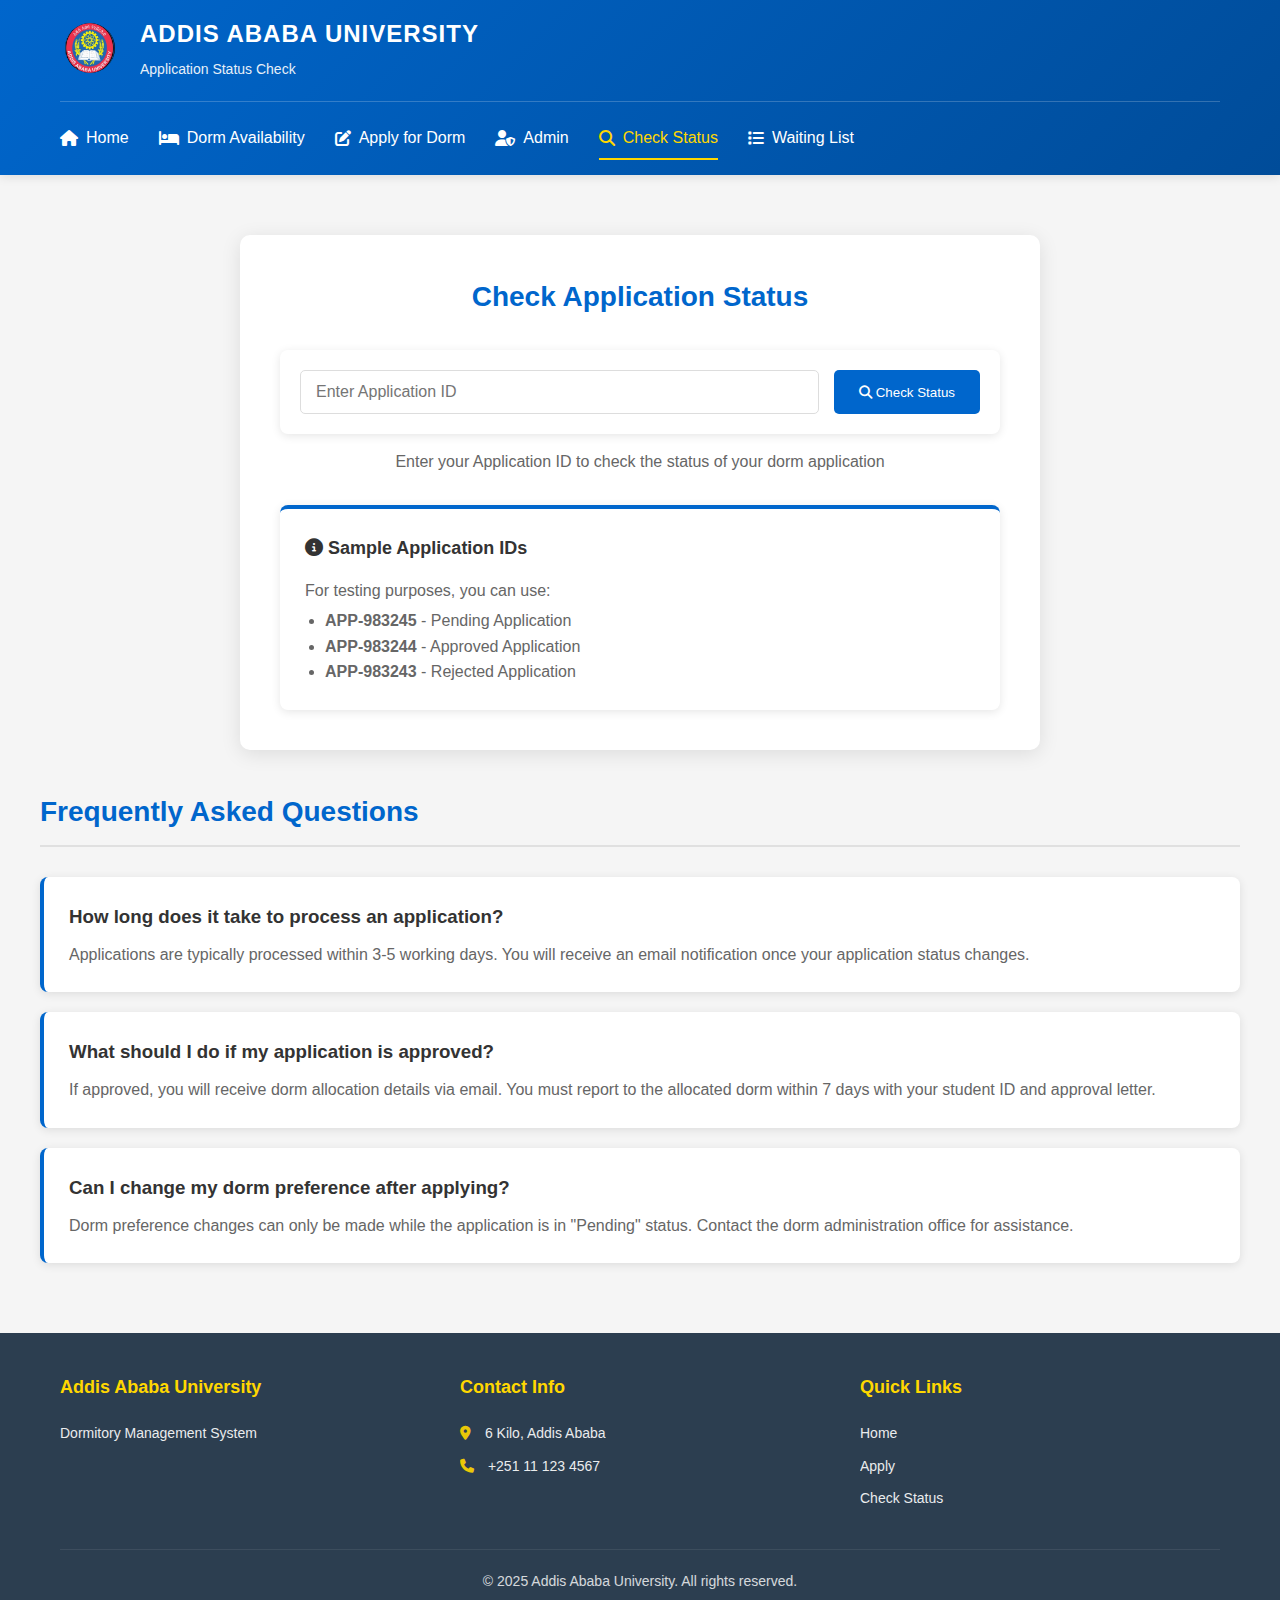
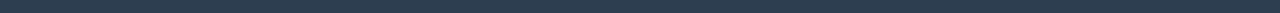
<file: status.html>
<!DOCTYPE html>
<html lang="en">
<head>
    <meta charset="UTF-8">
    <meta name="viewport" content="width=device-width, initial-scale=1.0">
    <title>Check Application Status - AAU Dorm Management</title>
    <link rel="stylesheet" href="styles.css">
    <link rel="stylesheet" href="https://cdnjs.cloudflare.com/ajax/libs/font-awesome/6.4.0/css/all.min.css">
</head>
<body>
    <header class="header">
        <div class="top-bar">
            <div class="container">
                <div class="university-info">
                    <img src="assets/images/aau logo 1.jpg"
                         alt="AAU Logo" class="logo">
                    <div class="university-name">
                        <h1>ADDIS ABABA UNIVERSITY</h1>
                        <p class="university-subtitle">Application Status Check</p>
                    </div>
                </div>
                <nav class="main-nav">
                    <ul>
                        <li><a href="index.html"><i class="fas fa-home"></i> Home</a></li>
                        <li><a href="dorm-availability.html"><i class="fas fa-bed"></i> Dorm Availability</a></li>
                        <li><a href="apply.html"><i class="fas fa-edit"></i> Apply for Dorm</a></li>
                        <li><a href="admin.html"><i class="fas fa-user-shield"></i> Admin</a></li>
                        <li><a href="status.html" class="active"><i class="fas fa-search"></i> Check Status</a></li>
                        <li><a href="waiting-list.html"><i class="fas fa-list"></i> Waiting List</a></li>
                    </ul>
                </nav>
            </div>
        </div>
    </header>

    <main class="container main-content">
        <div class="form-container">
            <h1 class="form-title">Check Application Status</h1>
            
            <div class="search-box" style="margin-bottom: 0;">
                <div class="search-form">
                    <input type="text" class="search-input" id="applicationId" placeholder="Enter Application ID">
                    <button class="search-btn" onclick="checkStatus()">
                        <i class="fas fa-search"></i> Check Status
                    </button>
                </div>
            </div>
            
            <p style="text-align: center; margin: 15px 0; color: #666;">
                Enter your Application ID to check the status of your dorm application
            </p>
            
            <!-- Status Result -->
            <div id="statusResult" style="display: none; margin-top: 30px;">
                <div class="info-card">
                    <h3 id="resultTitle">Application Status</h3>
                    <div id="resultContent">
                        <!-- Will be populated by JavaScript -->
                    </div>
                </div>
            </div>
            
            <!-- Sample Application IDs -->
            <div class="info-card" style="margin-top: 30px;">
                <h3><i class="fas fa-info-circle"></i> Sample Application IDs</h3>
                <p style="margin: 10px 0 5px;">For testing purposes, you can use:</p>
                <ul style="color: #666; margin-left: 20px;">
                    <li><strong>APP-983245</strong> - Pending Application</li>
                    <li><strong>APP-983244</strong> - Approved Application</li>
                    <li><strong>APP-983243</strong> - Rejected Application</li>
                </ul>
            </div>
        </div>
        
        <!-- FAQs -->
        <div class="announcements" style="margin-top: 40px;">
            <h2 class="section-title">Frequently Asked Questions</h2>
            <div class="announcement-list">
                <div class="announcement">
                    <h3>How long does it take to process an application?</h3>
                    <p>Applications are typically processed within 3-5 working days. You will receive an email notification once your application status changes.</p>
                </div>
                <div class="announcement">
                    <h3>What should I do if my application is approved?</h3>
                    <p>If approved, you will receive dorm allocation details via email. You must report to the allocated dorm within 7 days with your student ID and approval letter.</p>
                </div>
                <div class="announcement">
                    <h3>Can I change my dorm preference after applying?</h3>
                    <p>Dorm preference changes can only be made while the application is in "Pending" status. Contact the dorm administration office for assistance.</p>
                </div>
            </div>
        </div>
    </main>

    <footer class="footer">
        <div class="container">
            <div class="footer-content">
                <div class="footer-section">
                    <h3>Addis Ababa University</h3>
                    <p>Dormitory Management System</p>
                </div>
                <div class="footer-section">
                    <h3>Contact Info</h3>
                    <p><i class="fas fa-map-marker-alt"></i> 6 Kilo, Addis Ababa</p>
                    <p><i class="fas fa-phone"></i> +251 11 123 4567</p>
                </div>
                <div class="footer-section">
                    <h3>Quick Links</h3>
                    <a href="index.html">Home</a>
                    <a href="apply.html">Apply</a>
                    <a href="status.html">Check Status</a>
                </div>
            </div>
            <div class="footer-bottom">
                <p>&copy; 2025 Addis Ababa University. All rights reserved.</p>
            </div>
        </div>
    </footer>

    <script>
        // Sample application data
        const applications = {
            'APP-983245': {
                status: 'Pending',
                studentName: 'Mikias Lemma',
                studentId: 'UGR/2022/14',
                appliedDate: '2024-12-20',
                expectedDate: '2024-12-27',
                message: 'Your application is under review. Please check back in 3-5 working days.'
            },
            'APP-983244': {
                status: 'Approved',
                studentName: 'Selamawit Tesfaye',
                studentId: 'UGR/2023/08',
                appliedDate: '2024-12-20',
                approvedDate: '2024-12-21',
                dormNumber: '112',
                bedNumber: '3',
                floor: '1st Floor',
                checkInBy: '2024-12-28',
                message: 'Your application has been approved! Please report to dorm 112, bed 3 on 1st floor by Dec 28, 2024.'
            },
            'APP-983243': {
                status: 'Rejected',
                studentName: 'Abebe Kebede',
                studentId: 'UGR/2021/22',
                appliedDate: '2024-12-19',
                rejectedDate: '2024-12-20',
                reason: 'Incomplete documentation',
                message: 'Your application was rejected due to incomplete documentation. Please reapply with complete documents.'
            }
        };

        function checkStatus() {
            const appId = document.getElementById('applicationId').value.trim().toUpperCase();
            const resultDiv = document.getElementById('statusResult');
            const resultTitle = document.getElementById('resultTitle');
            const resultContent = document.getElementById('resultContent');
            
            if (!appId) {
                alert('Please enter an Application ID');
                return;
            }
            
            const app = applications[appId];
            
            if (app) {
                resultTitle.textContent = Application Status: ${app.status};
                
                let content = 
                    <div style="margin: 15px 0;">
                        <p><strong>Application ID:</strong> ${appId}</p>
                        <p><strong>Student Name:</strong> ${app.studentName}</p>
                        <p><strong>Student ID:</strong> ${app.studentId}</p>
                        <p><strong>Applied Date:</strong> ${app.appliedDate}</p>
                ;
                
                if (app.status === 'Pending') {
                    content += 
                        <p><strong>Expected Decision By:</strong> ${app.expectedDate}</p>
                        <div style="background: #fff3cd; padding: 15px; border-radius: 5px; margin: 15px 0;">
                            <p><strong>Status:</strong> <span style="color: #856404;">${app.status}</span></p>
                            <p>${app.message}</p>
                        </div>
                    ;
                } else if (app.status === 'Approved') {
                    content += 
                        <p><strong>Approved Date:</strong> ${app.approvedDate}</p>
                        <p><strong>Dorm Number:</strong> ${app.dormNumber}</p>
                        <p><strong>Bed Number:</strong> ${app.bedNumber}</p>
                        <p><strong>Floor:</strong> ${app.floor}</p>
                        <p><strong>Check-in By:</strong> ${app.checkInBy}</p>
                        <div style="background: #d4edda; padding: 15px; border-radius: 5px; margin: 15px 0;">
                            <p><strong>Status:</strong> <span style="color: #155724;">${app.status}</span></p>
                            <p>${app.message}</p>
                        </div>
                        <button class="btn btn-primary" onclick="printAllocation('${appId}')">
                            <i class="fas fa-print"></i> Print Allocation Letter
                        </button>
                    ;
                } else if (app.status === 'Rejected') {
                    content += 
                        <p><strong>Rejected Date:</strong> ${app.rejectedDate}</p>
                        <p><strong>Reason:</strong> ${app.reason}</p>
                        <div style="background: #f8d7da; padding: 15px; border-radius: 5px; margin: 15px 0;">
                            <p><strong>Status:</strong> <span style="color: #721c24;">${app.status}</span></p>
                            <p>${app.message}</p>
                        </div>
                        <a href="apply.html" class="btn btn-primary">
                            <i class="fas fa-redo"></i> Reapply
                        </a>
                    ;
                }
                
                content += '</div>';
                resultContent.innerHTML = content;
                resultDiv.style.display = 'block';
            } else {
                resultTitle.textContent = 'Application Not Found';
                resultContent.innerHTML = `
                    <div style="text-align: center; padding: 20px;">
                        <i class="fas fa-exclamation-triangle" style="font-size: 48px; color: #ffc107;"></i>
                        <p style="margin: 15px 0;">No application found with ID: ${appId}</p>
                        <p>Please check the Application ID and try again.</p>
                        <a href="apply.html" class="btn btn-primary" style="margin-top: 15px;">
                            <i class="fas fa-edit"></i> Apply Now
                        </a>
                    </div>
                ;
                resultDiv.style.display = 'block';
            }
        }

        function printAllocation(appId) {
            const app = applications[appId];
            if (app) {
                const printWindow = window.open('', '_blank');
                printWindow.document.write(
                    <html>
                    <head>
                        <title>Dorm Allocation - ${appId}</title>
                        <style>
                            body { font-family: Arial, sans-serif; margin: 40px; }
                            .header { text-align: center; margin-bottom: 30px; }
                            .logo { width: 80px; height: 80px; }
                            .content { margin: 20px 0; }
                            .footer { margin-top: 50px; text-align: center; font-size: 12px; color: #666; }
                            table { width: 100%; border-collapse: collapse; margin: 20px 0; }
                            th, td { padding: 10px; border: 1px solid #ddd; }
                            th { background: #f5f5f5; }
                        </style>
                    </head>
                    <body>
                        <div class="header">
                            <h1>Addis Ababa University</h1>
                            <h2>Dormitory Allocation Letter</h2>
                        </div>
                        <div class="content">
                            <p><strong>Application ID:</strong> ${appId}</p>
                            <p><strong>Date:</strong> ${new Date().toLocaleDateString()}</p>
                            <hr>
                            <p>Dear ${app.studentName},</p>
                            <p>Your dormitory application has been approved. Here are your allocation details:</p>
                            <table>
                                <tr><th>Student ID</th><td>${app.studentId}</td></tr>
                                <tr><th>Dorm Number</th><td>${app.dormNumber}</td></tr>
                                <tr><th>Bed Number</th><td>${app.bedNumber}</td></tr>
                                <tr><th>Floor</th><td>${app.floor}</td></tr>
                                <tr><th>Check-in Deadline</th><td>${app.checkInBy}</td></tr>
                            </table>
                            <p><strong>Instructions:</strong></p>
                            <ol>
                                <li>Report to the dormitory office with this letter and your student ID</li>
                                <li>Check-in must be completed by ${app.checkInBy}</li>
                                <li>Bring your personal belongings and bedding</li>
                                <li>Sign the dormitory agreement form upon arrival</li>
                            </ol>
                        </div>
                        <div class="footer">
                            <p>Addis Ababa University Dormitory Management System</p>
                            <p>6 Kilo, Addis Ababa | Phone: +251 11 123 4567</p>
                            <p>This is an auto-generated document. No signature required.</p>
                        </div>
                    </body>
                    </html>
                `);
                printWindow.document.close();
                printWindow.print();
            }
        }

        // Allow Enter key to trigger search
        document.getElementById('applicationId').addEventListener('keypress', function(e) {
            if (e.key === 'Enter') {
                checkStatus();
            }
        });
    </script>
</body>
</html>
</file>
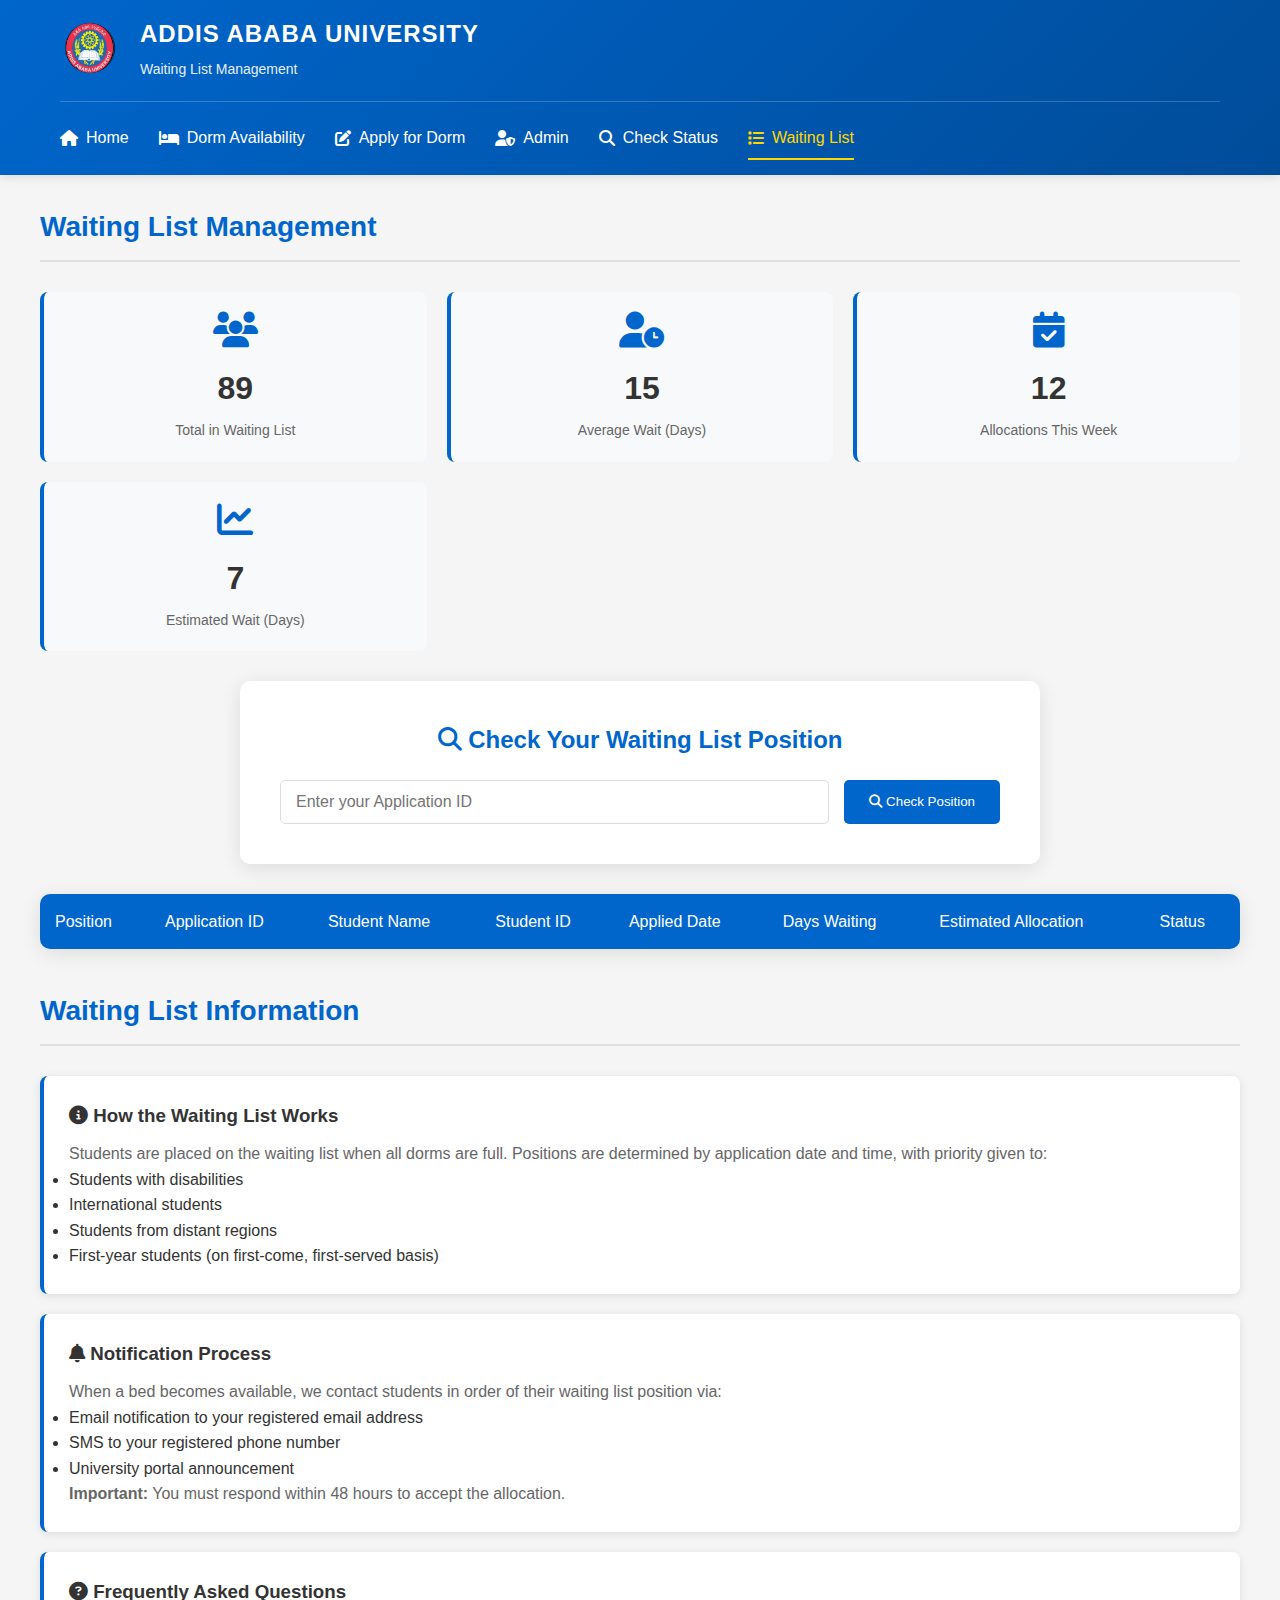
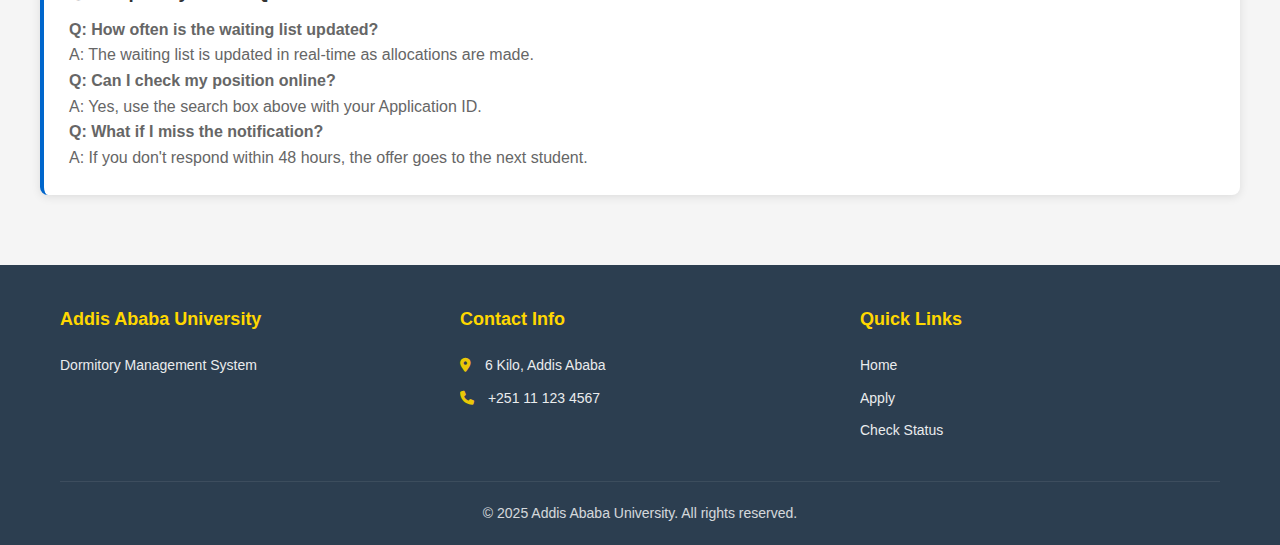
<file: waiting-list.html>
<!DOCTYPE html>
<html lang="en">
<head>
    <meta charset="UTF-8">
    <meta name="viewport" content="width=device-width, initial-scale=1.0">
    <title>Waiting List - AAU Dorm Management</title>
    <link rel="stylesheet" href="styles.css">
    <link rel="stylesheet" href="https://cdnjs.cloudflare.com/ajax/libs/font-awesome/6.4.0/css/all.min.css">
</head>
<body>
    <header class="header">
        <div class="top-bar">
            <div class="container">
                <div class="university-info">
                    <img src="assets/images/aau logo 1.jpg" 
                         alt="AAU Logo" class="logo">
                    <div class="university-name">
                        <h1>ADDIS ABABA UNIVERSITY</h1>
                        <p class="university-subtitle">Waiting List Management</p>
                    </div>
                </div>
                <nav class="main-nav">
                    <ul>
                        <li><a href="index.html"><i class="fas fa-home"></i> Home</a></li>
                        <li><a href="dorm-availability.html"><i class="fas fa-bed"></i> Dorm Availability</a></li>
                        <li><a href="apply.html"><i class="fas fa-edit"></i> Apply for Dorm</a></li>
                        <li><a href="admin.html"><i class="fas fa-user-shield"></i> Admin</a></li>
                        <li><a href="status.html"><i class="fas fa-search"></i> Check Status</a></li>
                        <li><a href="waiting-list.html" class="active"><i class="fas fa-list"></i> Waiting List</a></li>
                    </ul>
                </nav>
            </div>
        </div>
    </header>

    <main class="container main-content">
        <h1 class="section-title">Waiting List Management</h1>
        
        <!-- Waiting List Statistics -->
        <div class="cards-grid">
            <div class="stat-card">
                <i class="fas fa-users"></i>
                <h3 id="waitingCount">89</h3>
                <p>Total in Waiting List</p>
            </div>
            <div class="stat-card">
                <i class="fas fa-user-clock"></i>
                <h3 id="averageWait">15</h3>
                <p>Average Wait (Days)</p>
            </div>
            <div class="stat-card">
                <i class="fas fa-calendar-check"></i>
                <h3 id="allocationRate">12</h3>
                <p>Allocations This Week</p>
            </div>
            <div class="stat-card">
                <i class="fas fa-chart-line"></i>
                <h3 id="estimatedWait">7</h3>
                <p>Estimated Wait (Days)</p>
            </div>
        </div>

        <!-- Check Your Position -->
        <div class="form-container" style="margin: 30px auto;">
            <h2 style="color: #0066CC; margin-bottom: 20px; text-align: center;">
                <i class="fas fa-search"></i> Check Your Waiting List Position
            </h2>
            <div class="search-form">
                <input type="text" class="search-input" id="waitingAppId" placeholder="Enter your Application ID">
                <button class="search-btn" onclick="checkWaitingPosition()">
                    <i class="fas fa-search"></i> Check Position
                </button>
            </div>
            <div id="positionResult" style="display: none; margin-top: 20px; text-align: center;">
                <!-- Will be populated by JavaScript -->
            </div>
        </div>
        <!-- Waiting List Table -->
        <div class="table-container">
            <div class="table-responsive">
                <table class="data-table">
                    <thead>
                        <tr>
                            <th>Position</th>
                            <th>Application ID</th>
                            <th>Student Name</th>
                            <th>Student ID</th>
                            <th>Applied Date</th>
                            <th>Days Waiting</th>
                            <th>Estimated Allocation</th>
                            <th>Status</th>
                        </tr>
                    </thead>
                    <tbody id="waitingTable">
                        <!-- Will be populated by JavaScript -->
                    </tbody>
                </table>
            </div>
        </div>

        <!-- Waiting List Information -->
        <div class="announcements" style="margin-top: 40px;">
            <h2 class="section-title">Waiting List Information</h2>
            <div class="announcement-list">
                <div class="announcement">
                    <h3><i class="fas fa-info-circle"></i> How the Waiting List Works</h3>
                    <p>Students are placed on the waiting list when all dorms are full. Positions are determined by application date and time, with priority given to:</p>
                    <ul>
                        <li>Students with disabilities</li>
                        <li>International students</li>
                        <li>Students from distant regions</li>
                        <li>First-year students (on first-come, first-served basis)</li>
                    </ul>
                </div>
                <div class="announcement">
                    <h3><i class="fas fa-bell"></i> Notification Process</h3>
                    <p>When a bed becomes available, we contact students in order of their waiting list position via:</p>
                    <ul>
                        <li>Email notification to your registered email address</li>
                        <li>SMS to your registered phone number</li>
                        <li>University portal announcement</li>
                    </ul>
                    <p><strong>Important:</strong> You must respond within 48 hours to accept the allocation.</p>
                </div>
                <div class="announcement">
                    <h3><i class="fas fa-question-circle"></i> Frequently Asked Questions</h3>
                    <p><strong>Q: How often is the waiting list updated?</strong><br>
                    A: The waiting list is updated in real-time as allocations are made.</p>
                    <p><strong>Q: Can I check my position online?</strong><br>
                    A: Yes, use the search box above with your Application ID.</p>
                    <p><strong>Q: What if I miss the notification?</strong><br>
                    A: If you don't respond within 48 hours, the offer goes to the next student.</p>
                </div>
            </div>
        </div>
    </main>

    <footer class="footer">
        <div class="container">
            <div class="footer-content">
                <div class="footer-section">
                    <h3>Addis Ababa University</h3>
                    <p>Dormitory Management System</p>
                </div>
                <div class="footer-section">
                    <h3>Contact Info</h3>
                    <p><i class="fas fa-map-marker-alt"></i> 6 Kilo, Addis Ababa</p>
                    <p><i class="fas fa-phone"></i> +251 11 123 4567</p>
                </div>
                <div class="footer-section">
                    <h3>Quick Links</h3>
                    <a href="index.html">Home</a>
                    <a href="apply.html">Apply</a>
                    <a href="status.html">Check Status</a>
                </div>
            </div>
            <div class="footer-bottom">
                <p>&copy; 2025 Addis Ababa University. All rights reserved.</p>
            </div>
        </div>
    </footer>

    <script>
        // Sample waiting list data
        const waitingListData = [
            { position: 1, appId: 'APP-983201', name: 'Mikias Lemma', studentId: 'UGR/2022/14', appliedDate: '2024-12-01', daysWaiting: 20, estimatedDate: '2024-12-22' },
            { position: 2, appId: 'APP-983202', name: 'Selamawit Tesfaye', studentId: 'UGR/2023/08', appliedDate: '2024-12-02', daysWaiting: 19, estimatedDate: '2024-12-23' },
            { position: 3, appId: 'APP-983203', name: 'Abebe Kebede', studentId: 'UGR/2021/22', appliedDate: '2024-12-03', daysWaiting: 18, estimatedDate: '2024-12-24' },
            { position: 4, appId: 'APP-983204', name: 'Hana Mohammed', studentId: 'UGR/2022/15', appliedDate: '2024-12-04', daysWaiting: 17, estimatedDate: '2024-12-25' },
            { position: 5, appId: 'APP-983205', name: 'Yohannes Assefa', studentId: 'UGR/2024/03', appliedDate: '2024-12-05', daysWaiting: 16, estimatedDate: '2024-12-26' },
            { position: 6, appId: 'APP-983206', name: 'Meron Alemu', studentId: 'UGR/2023/12', appliedDate: '2024-12-06', daysWaiting: 15, estimatedDate: '2024-12-27' },
            { position: 7, appId: 'APP-983207', name: 'Teshome Girma', studentId: 'UGR/2022/18', appliedDate: '2024-12-07', daysWaiting: 14, estimatedDate: '2024-12-28' },
            { position: 8, appId: 'APP-983208', name: 'Rahel Asnake', studentId: 'UGR/2021/25', appliedDate: '2024-12-08', daysWaiting: 13, estimatedDate: '2024-12-29' },
            { position: 9, appId: 'APP-983209', name: 'Dawit Solomon', studentId: 'UGR/2023/07', appliedDate: '2024-12-09', daysWaiting: 12, estimatedDate: '2024-12-30' },
            { position: 10, appId: 'APP-983210', name: 'Eyerusalem Tadesse', studentId: 'UGR/2022/11', appliedDate: '2024-12-10', daysWaiting: 11, estimatedDate: '2024-12-31' }
        ];

        function populateWaitingTable() {
            const tableBody = document.getElementById('waitingTable');
            tableBody.innerHTML = '';

            waitingListData.forEach(item => {
                const row = 
                    <tr>
                        <td><strong>${item.position}</strong></td>
                        <td>${item.appId}</td>
                        <td>${item.name}</td>
                        <td>${item.studentId}</td>
                        <td>${item.appliedDate}</td>
                        <td>${item.daysWaiting} days</td>
                        <td>${item.estimatedDate}</td>
                        <td>
                            ${item.position <= 5 ? 
                                '<span class="status-badge status-waiting" style="background: #d4edda; color: #155724;">High Priority</span>' :
                                '<span class="status-badge status-waiting">Waiting</span>'
                            }
                        </td>
                    </tr>
                ;
                tableBody.innerHTML += row;
            });
        }

        function checkWaitingPosition() {
            const appId = document.getElementById('waitingAppId').value.trim().toUpperCase();
            const resultDiv = document.getElementById('positionResult');
            
            if (!appId) {
                alert('Please enter your Application ID');
                return;
            }
            
            const student = waitingListData.find(item => item.appId === appId);
            
            if (student) {
                resultDiv.innerHTML = 
                    <div class="info-card" style="text-align: left;">
                      <h3 style="color: #0066CC;">Waiting List Position: #${student.position}</h3>
                        <p><strong>Application ID:</strong> ${student.appId}</p>
                        <p><strong>Student Name:</strong> ${student.name}</p>
                        <p><strong>Student ID:</strong> ${student.studentId}</p>
                        <p><strong>Applied Date:</strong> ${student.appliedDate}</p>
                        <p><strong>Days Waiting:</strong> ${student.daysWaiting} days</p>
                        <p><strong>Estimated Allocation Date:</strong> ${student.estimatedDate}</p>
                        ${student.position <= 10 ? 
                            <div style="background: #d4edda; padding: 15px; border-radius: 5px; margin-top: 15px;">
                                <p><i class="fas fa-info-circle"></i> <strong>Good news!</strong> You are in the top 10. You should receive allocation soon.</p>
                            </div> :
                            <div style="background: #fff3cd; padding: 15px; border-radius: 5px; margin-top: 15px;">
                                <p><i class="fas fa-clock"></i> <strong>Please be patient.</strong> You are currently at position ${student.position}. We'll notify you when a bed becomes available.</p>
                            </div>
                        }
                    </div>
                ;
                resultDiv.style.display = 'block';
            } else {
                // Check if it's an approved application
                const approvedApps = ['APP-983244', 'APP-983242'];
                if (approvedApps.includes(appId)) {
                    resultDiv.innerHTML = 
                        <div class="info-card" style="text-align: center;">
                            <i class="fas fa-check-circle" style="font-size: 48px; color: #28a745;"></i>
                            <h3 style="color: #28a745;">Application Already Approved</h3>
                            <p>Your application has been approved and allocated a dorm.</p>
                            <p>You are not on the waiting list.</p>
                            <a href="status.html" class="btn btn-primary" style="margin-top: 15px;">
                                <i class="fas fa-search"></i> Check Allocation Details
                            </a>
                        </div>
                    ;
                } else {
                    resultDiv.innerHTML = 
                        <div class="info-card" style="text-align: center;">
                            <i class="fas fa-exclamation-triangle" style="font-size: 48px; color: #ffc107;"></i>
                            <h3>Application Not Found</h3>
                            <p>No application found with ID: ${appId}</p>
                            <p>Please check the Application ID and try again.</p>
                            <a href="apply.html" class="btn btn-primary" style="margin-top: 15px;">
                                <i class="fas fa-edit"></i> Apply for Dorm
                            </a>
                        </div>
                    ;
                }
                resultDiv.style.display = 'block';
            }
        }

        function updateStatistics() {
            // Update waiting count
            document.getElementById('waitingCount').textContent = waitingListData.length;
            
            // Calculate average wait time
            const avgWait = Math.round(waitingListData.reduce((sum, item) => sum + item.daysWaiting, 0) / waitingListData.length);
            document.getElementById('averageWait').textContent = avgWait;
            
            // Simulate weekly allocation rate (this would come from backend)
            document.getElementById('allocationRate').textContent = '12';
            // Estimate wait time for new applicants (position 89 * avg allocation rate)
            const estimatedWait = Math.round((waitingListData.length * avgWait) / 12);
            document.getElementById('estimatedWait').textContent = estimatedWait;
        }

        // Initialize on page load
        document.addEventListener('DOMContentLoaded', function() {
            populateWaitingTable();
            updateStatistics();
            
            // Allow Enter key to trigger search
            document.getElementById('waitingAppId').addEventListener('keypress', function(e) {
                if (e.key === 'Enter') {
                    checkWaitingPosition();
                }
            });
        });
    </script>
</body>
</html>
</file>
<file: styles.css>
/* Reset and Base Styles */
* {
    margin: 0;
    padding: 0;
    box-sizing: border-box;
}

body {
    font-family: 'Roboto', sans-serif;
    line-height: 1.6;
    color: #333;
    background-color: #f5f5f5;
}

.container {
    max-width: 1200px;
    margin: 0 auto;
    padding: 0 20px;
}

/* Header Styles */
.header {
    background: linear-gradient(135deg, #0066CC 0%, #004C99 100%);
    color: white;
    box-shadow: 0 2px 10px rgba(0,0,0,0.1);
}

.top-bar {
    padding: 15px 0;
}

.university-info {
    display: flex;
    align-items: center;
    gap: 20px;
    margin-bottom: 20px;
}

.logo {
    width: 60px;
    height: 60px;
    border-radius: 50%;
    background: none;
    padding: 5px;
    border: 2px solid none;
}

.university-name h1 {
    font-size: 24px;
    font-weight: 700;
    margin-bottom: 5px;
    letter-spacing: 1px;
}

.university-subtitle {
    font-size: 14px;
    opacity: 0.9;
}

/* Navigation */
.main-nav ul {
    display: flex;
    list-style: none;
    gap: 30px;
    border-top: 1px solid rgba(255,255,255,0.2);
    padding-top: 15px;
}

.main-nav a {
    color: white;
    text-decoration: none;
    font-weight: 500;
    font-size: 16px;
    padding: 8px 0;
    display: flex;
    align-items: center;
    gap: 8px;
    transition: color 0.3s;
}

.main-nav a:hover,
.main-nav a.active {
    color: #FFD700;
    border-bottom: 2px solid #FFD700;
}

/* Main Content */
.main-content {
    padding: 30px 0;
}

.section-title {
    font-size: 28px;
    color: #0066CC;
    margin-bottom: 30px;
    padding-bottom: 10px;
    border-bottom: 2px solid #e0e0e0;
}

/* Hero Section */
.hero {
    background: white;
    border-radius: 10px;
    padding: 40px;
    margin-bottom: 40px;
    box-shadow: 0 4px 20px rgba(0,0,0,0.1);
}

.hero-content h2 {
    font-size: 32px;
    color: #0066CC;
    margin-bottom: 15px;
}

.hero-content p {
    font-size: 18px;
    color: #666;
    margin-bottom: 30px;
}

.hero-buttons {
    display: flex;
    gap: 20px;
}

.btn {
    padding: 12px 30px;
    border-radius: 5px;
    text-decoration: none;
    font-weight: 500;
    font-size: 16px;
    transition: all 0.3s;
    border: none;
    cursor: pointer;
    display: inline-flex;
    align-items: center;
    gap: 8px;
}

.btn-primary {
    background: #0066CC;
    color: white;
}

.btn-primary:hover {
    background: #0052a3;
    transform: translateY(-2px);
}

.btn-secondary {
    background: #f0f0f0;
    color: #333;
}

.btn-secondary:hover {
    background: #e0e0e0;
    transform: translateY(-2px);
}

.hero-stats {
    display: grid;
    grid-template-columns: repeat(auto-fit, minmax(200px, 1fr));
    gap: 20px;
    margin-top: 40px;
}

.stat-card {
    background: #f8f9fa;
    padding: 20px;
    border-radius: 8px;
    text-align: center;
    border-left: 4px solid #0066CC;
}

.stat-card i {
    font-size: 36px;
    color: #0066CC;
    margin-bottom: 15px;
}

.stat-card h3 {
    font-size: 32px;
    color: #333;
    margin-bottom: 5px;
}

.stat-card p {
    color: #666;
    font-size: 14px;
}

/* Quick Links */
.quick-links-section {
    margin-bottom: 40px;
}

.quick-links {
    display: grid;
    grid-template-columns: repeat(auto-fit, minmax(250px, 1fr));
    gap: 20px;
}

.quick-link {
    background: white;
    padding: 25px 20px;
    border-radius: 8px;
    text-decoration: none;
    color: #333;
    display: flex;
    align-items: center;
    gap: 15px;
    transition: all 0.3s;
    border: 1px solid #e0e0e0;
}

.quick-link:hover {
    transform: translateY(-3px);
    box-shadow: 0 5px 15px rgba(0,0,0,0.1);
    border-color: #0066CC;
}

.quick-link i {
    font-size: 24px;
    color: #0066CC;
}

.quick-link span {
    font-weight: 500;
    font-size: 16px;
}

/* Dorm Overview */
.dorm-overview {
    margin-bottom: 40px;
}

.floors-container {
    display: grid;
    grid-template-columns: repeat(auto-fit, minmax(200px, 1fr));
    gap: 20px;
}

.floor-card {
    background: white;
    padding: 20px;
    border-radius: 8px;
    box-shadow: 0 2px 10px rgba(0,0,0,0.1);
    border-top: 4px solid #0066CC;
}
.floor-card h3 {
    color: #0066CC;
    margin-bottom: 10px;
}

.floor-range {
    color: #666;
    font-size: 14px;
    margin-bottom: 15px;
}

.occupancy {
    margin: 15px 0;
}

.progress-bar {
    height: 8px;
    background: #e0e0e0;
    border-radius: 4px;
    overflow: hidden;
    margin-bottom: 5px;
}

.progress-fill {
    height: 100%;
    background: #0066CC;
    border-radius: 4px;
}

.available-beds {
    font-weight: 500;
    color: #2ecc71;
}

/* Announcements */
.announcements {
    margin-bottom: 40px;
}

.announcement-list {
    display: flex;
    flex-direction: column;
    gap: 20px;
}

.announcement {
    background: white;
    padding: 25px;
    border-radius: 8px;
    box-shadow: 0 2px 10px rgba(0,0,0,0.1);
    border-left: 4px solid #0066CC;
}

.announcement-date {
    color: #666;
    font-size: 14px;
    margin-bottom: 10px;
}

.announcement h3 {
    color: #333;
    margin-bottom: 10px;
}

.announcement p {
    color: #666;
}

/* Footer */
.footer {
    background: #2c3e50;
    color: white;
    padding: 40px 0 20px;
}

.footer-content {
    display: grid;
    grid-template-columns: repeat(auto-fit, minmax(250px, 1fr));
    gap: 40px;
    margin-bottom: 30px;
}

.footer-section h3 {
    color: #FFD700;
    margin-bottom: 20px;
    font-size: 18px;
}

.footer-section p {
    margin-bottom: 10px;
    font-size: 14px;
    opacity: 0.9;
}

.footer-section i {
    margin-right: 10px;
    color: #FFD700;
}

.footer-section a {
    display: block;
    color: white;
    text-decoration: none;
    margin-bottom: 10px;
    font-size: 14px;
    opacity: 0.9;
    transition: opacity 0.3s;
}

.footer-section a:hover {
    opacity: 1;
    color: #FFD700;
}

.footer-bottom {
    text-align: center;
    padding-top: 20px;
    border-top: 1px solid rgba(255,255,255,0.1);
    font-size: 14px;
    opacity: 0.8;
}

/* Form Styles */
.form-container {
    max-width: 800px;
    margin: 30px auto;
    background: white;
    padding: 40px;
    border-radius: 10px;
    box-shadow: 0 4px 20px rgba(0,0,0,0.1);
}

.form-title {
    color: #0066CC;
    margin-bottom: 30px;
    text-align: center;
    font-size: 28px;
}

.form-group {
    margin-bottom: 25px;
}

.form-row {
    display: grid;
    grid-template-columns: 1fr 1fr;
    gap: 20px;
}

.form-label {
    display: block;
    margin-bottom: 8px;
    font-weight: 500;
    color: #333;
}

.form-input {
    width: 100%;
    padding: 12px 15px;
    border: 1px solid #ddd;
    border-radius: 5px;
    font-size: 16px;
    transition: border-color 0.3s;
}

.form-input:focus {
    outline: none;
    border-color: #0066CC;
    box-shadow: 0 0 0 2px rgba(0,102,204,0.1);
}

.select-wrapper {
    position: relative;
}

.select-wrapper::after {
    content: '\f078';
    font-family: 'Font Awesome 6 Free';
    font-weight: 900;
    position: absolute;
    right: 15px;
    top: 50%;
    transform: translateY(-50%);
    color: #666;
    pointer-events: none;
}

select.form-input {
    appearance: none;
    background: white;
}

.photo-upload {
    border: 2px dashed #ddd;
    padding: 30px;
    text-align: center;
    border-radius: 5px;
    cursor: pointer;
    transition: border-color 0.3s;
}

.photo-upload:hover {
    border-color: #0066CC;
}

.photo-preview {
    width: 150px;
    height: 150px;
    border-radius: 50%;
    object-fit: cover;
    display: none;
    margin: 0 auto 20px;
    border: 3px solid #0066CC;
}

.upload-icon {
    font-size: 48px;
    color: #0066CC;
    margin-bottom: 15px;
}

.form-actions {
    display: flex;
    justify-content: center;
    gap: 20px;
    margin-top: 40px;
}

.btn-submit {
    background: #0066CC;
    color: white;
    padding: 15px 40px;
    font-size: 18px;
}

.btn-submit:hover {
    background: #0052a3;
}

.btn-cancel {
    background: #e74c3c;
    color: white;
}

.btn-cancel:hover {
    background: #c0392b;
}

/* Table Styles */
.table-container {
    background: white;
    border-radius: 10px;
    overflow: hidden;
    box-shadow: 0 4px 20px rgba(0,0,0,0.1);
    margin-bottom: 40px;
}
.table-responsive {
    overflow-x: auto;
}

.data-table {
    width: 100%;
    border-collapse: collapse;
}

.data-table th {
    background: #0066CC;
    color: white;
    padding: 15px;
    text-align: left;
    font-weight: 500;
}

.data-table td {
    padding: 15px;
    border-bottom: 1px solid #e0e0e0;
}

.data-table tr:hover {
    background: #f8f9fa;
}

.status-badge {
    padding: 5px 15px;
    border-radius: 20px;
    font-size: 12px;
    font-weight: 500;
}

.status-available {
    background: #d4edda;
    color: #155724;
}

.status-full {
    background: #f8d7da;
    color: #721c24;
}

.status-waiting {
    background: #fff3cd;
    color: #856404;
}

/* Admin Dashboard */
.admin-dashboard {
    display: grid;
    grid-template-columns: 250px 1fr;
    gap: 30px;
    margin-top: 30px;
}

.admin-sidebar {
    background: white;
    border-radius: 10px;
    padding: 20px;
    box-shadow: 0 2px 10px rgba(0,0,0,0.1);
}

.admin-sidebar h3 {
    color: #0066CC;
    margin-bottom: 20px;
    padding-bottom: 10px;
    border-bottom: 1px solid #e0e0e0;
}

.admin-nav ul {
    list-style: none;
}

.admin-nav li {
    margin-bottom: 10px;
}

.admin-nav a {
    display: block;
    padding: 12px 15px;
    color: #333;
    text-decoration: none;
    border-radius: 5px;
    transition: all 0.3s;
}

.admin-nav a:hover,
.admin-nav a.active {
    background: #0066CC;
    color: white;
}

.admin-nav i {
    margin-right: 10px;
    width: 20px;
    text-align: center;
}

.admin-content {
    background: white;
    border-radius: 10px;
    padding: 30px;
    box-shadow: 0 2px 10px rgba(0,0,0,0.1);
}

/* Search Box */
.search-box {
    background: white;
    padding: 20px;
    border-radius: 8px;
    box-shadow: 0 2px 10px rgba(0,0,0,0.1);
    margin-bottom: 30px;
}

.search-form {
    display: flex;
    gap: 15px;
}

.search-input {
    flex: 1;
    padding: 12px 15px;
    border: 1px solid #ddd;
    border-radius: 5px;
    font-size: 16px;
}

.search-btn {
    background: #0066CC;
    color: white;
    border: none;
    padding: 0 25px;
    border-radius: 5px;
    cursor: pointer;
    transition: background 0.3s;
}

.search-btn:hover {
    background: #0052a3;
}

/* Cards Grid */
.cards-grid {
    display: grid;
    grid-template-columns: repeat(auto-fit, minmax(300px, 1fr));
    gap: 20px;
}

.info-card {
    background: white;
    padding: 25px;
    border-radius: 8px;
    box-shadow: 0 2px 10px rgba(0,0,0,0.1);
    border-top: 4px solid #0066CC;
}

.info-card h3 {
    color: #333;
    margin-bottom: 15px;
    font-size: 18px;
}

.info-card p {
    color: #666;
    margin-bottom: 10px;
}

/* Responsive Design */
@media (max-width: 768px) {
    .main-nav ul {
        flex-wrap: wrap;
        gap: 15px;
    }
    
    .form-row {
        grid-template-columns: 1fr;
    }
    
    .hero-buttons {
        flex-direction: column;
    }
    
    .admin-dashboard {
        grid-template-columns: 1fr;
    }
    
    .search-form {
        flex-direction: column;
    }
    
    .hero-stats {
        grid-template-columns: repeat(2, 1fr);
    }
    
    .quick-links {
        grid-template-columns: 1fr;
    }
    
    .floors-container {
        grid-template-columns: 1fr;
    }
}

@media (max-width: 480px) {
    .university-name h1 {
        font-size: 18px;
    }
    
    .hero-content h2 {
        font-size: 24px;
    }
    
    .hero-stats {
        grid-template-columns: 1fr;
    }
    
    .main-nav ul {
        gap: 10px;
    }
    
    .main-nav a {
        font-size: 14px;
    }
}

/* Animation for loading */
@keyframes fadeIn {
    from {
        opacity: 0;
        transform: translateY(20px);
    }
    to {
        opacity: 1;
        transform: translateY(0);
    }
}

.fade-in {
    animation: fadeIn 0.5s ease-out;
}

/* Loading spinner */
.spinner {
    border: 4px solid #f3f3f3;
    border-top: 4px solid #0066CC;
    border-radius: 50%;
    width: 40px;
    height: 40px;
    animation: spin 1s linear infinite;
    margin: 20px auto;
}
@keyframes spin {
    0% { transform: rotate(0deg); }
    100% { transform: rotate(360deg); }
}

/* Success/Error messages */
.alert {
    padding: 15px;
    border-radius: 5px;
    margin-bottom: 20px;
    display: none;
}

.alert-success {
    background: #d4edda;
    color: #155724;
    border: 1px solid #c3e6cb;
}

.alert-error {
    background: #f8d7da;
    color: #721c24;
    border: 1px solid #f5c6cb;
}

/* Tooltip */
.tooltip {
    position: relative;
    display: inline-block;
}

.tooltip .tooltip-text {
    visibility: hidden;
    width: 200px;
    background-color: #333;
    color: #fff;
    text-align: center;
    border-radius: 6px;
    padding: 5px;
    position: absolute;
    z-index: 1;
    bottom: 125%;
    left: 50%;
    margin-left: -100px;
    opacity: 0;
    transition: opacity 0.3s;
}

.tooltip:hover .tooltip-text {
    visibility: visible;
    opacity: 1;
}
</file>
